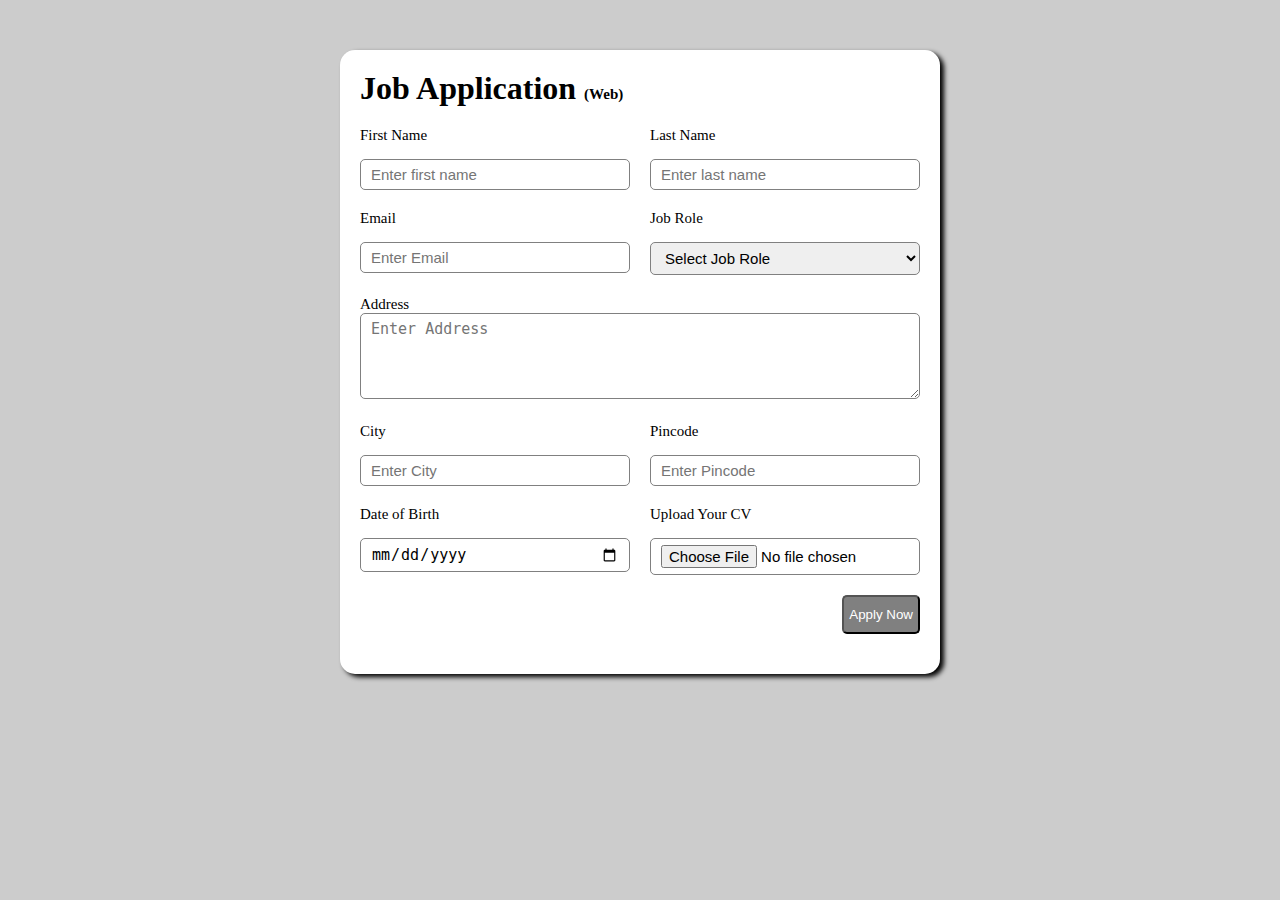
<file: project2/index.html>
<!DOCTYPE html>
<html lang="en">
<head>
    <meta charset="UTF-8">
    <meta http-equiv="X-UA-Compatible" content="IE=edge">
    <meta name="viewport" content="width=device-width, initial-scale=1.0">
    <title>Job Application Form</title>
    <link rel="stylesheet" href="style.css">


</head>
<body>
    <div class="container">
        <div class="apply_box">
           <h1>Job Application <span class="small">(Web)</span></h1>
           <form action="">
            <div class="form_container">
                <div class="formControl">
                    <label for="first_name">
                        First Name
                    </label>
                   <input id="first_name" name="first_name" placeholder="Enter first name">
                </div>
                <div class="formControl">
                    <label for="last_name">
                        Last Name
                    </label>
                   <input id="last_name" name="last_name" placeholder="Enter last name">
                </div>
                <div class="formControl">
                    <label for="Email">
                        Email
                    </label>
                   <input type="email" id="Email" name="Email" placeholder="Enter Email">
                </div>
                <div class="formControl">
                    <label for="Job Role">
                        Job Role
                    </label>
                    <select name="Job Role" id="Job Role">
                        <option value="">Select Job Role</option>
                        <option value="Frontend">Frontend Developer</option>
                        <option value="Backend">Backend Developer</option>
                        <option value="Full_stack">Full Stack Developer</option>
                        <option value="ui_ux">UI UX Designer</option>
                    </select>
                </div>
                <div class="textareaControl">
                    <label for="Address">
                       Address
                    </label>
                    <textarea name="Address" id="address" cols="50" rows="4" placeholder="Enter Address"></textarea>
                </div>
                <div class="formControl">
                    <label for="city">
                        City
                    </label>
                   <input id="city" name="city" placeholder="Enter City">
                </div>
                <div class="formControl">
                    <label for="Pincode">
                      Pincode
                    </label>
                   <input type="number" id="Pincode" name="Pincode" placeholder="Enter Pincode">
                </div>
                <div class="formControl">
                    <label for="Date of Birth">
                        Date of Birth
                    </label>
                   <input type="date" id="Date of Birth" name="Date of Birth" placeholder="Enter Date of Birth">
                </div>
                <div class="formControl">
                    <label for="Your CV">
                       Upload Your CV
                    </label>
                   <input type="file" id="Your CV" name="Your CV">
                </div>
                </div>
                <div class="button_container">
                    <button type="submit">Apply Now</button>
                </div>
           </form>
        </div>
    </div>
</body>
</html>
</file>
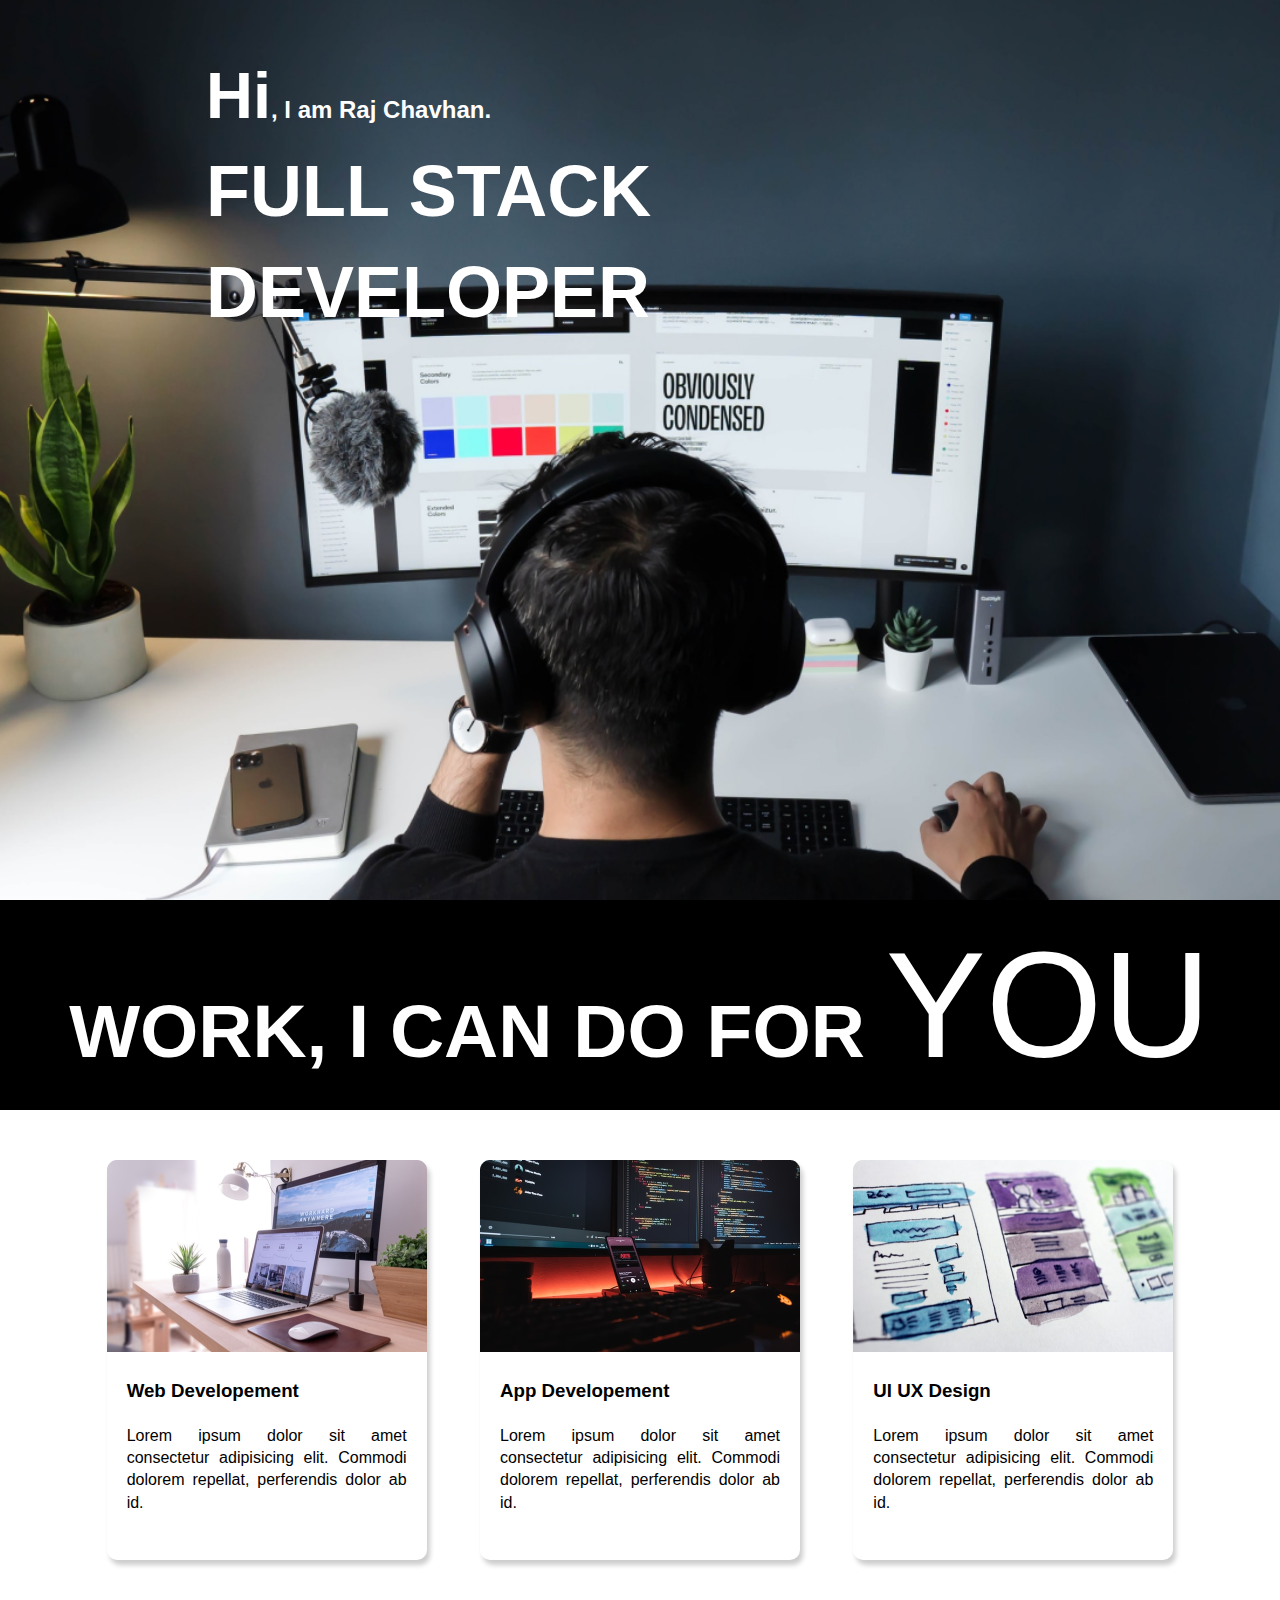
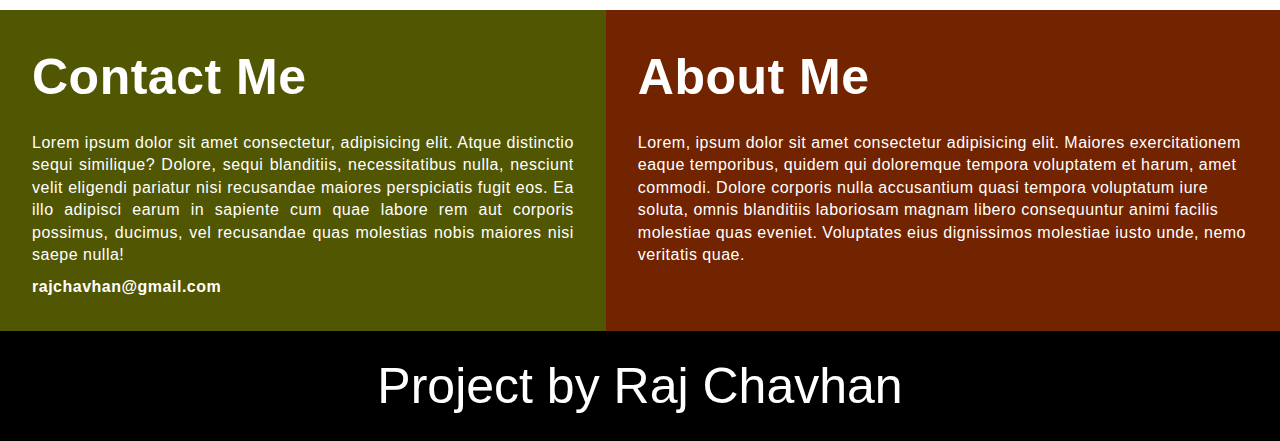
<file: project4/index.html>
<!DOCTYPE html>
<html lang="en">
<head>
    <meta charset="UTF-8">
    <meta http-equiv="X-UA-Compatible" content="IE=edge">
    <meta name="viewport" content="width=device-width, initial-scale=1.0">
    <title>Developer landing page</title>
    <link rel="stylesheet" href="style.css">
</head>
<body>
    <section class="hero_section">
        <div class="text_container">
            <h2><span class="lgtext">Hi</span>, I am Raj Chavhan.</h2>
            <h1>FULL STACK DEVELOPER</h1>
        </div>
    </section>
    <section class="blackbox">
        <h2>WORK, I CAN DO FOR <span class="Big">YOU</span></h2>
    </section>
    <section class="work">
        <div class="grid1">
            <div class="card">
                <div class="image_container">
                    <img src="images/web.png" alt="Web Developement">
                </div>
                <div class="card_content">
                    <h3>Web Developement</h3>
                    <p>Lorem ipsum dolor sit amet consectetur adipisicing elit. Commodi dolorem repellat, perferendis dolor ab id.</p>
                </div>
            </div>
        </div>
        <div class="grid1">
            <div class="card">
                <div class="image_container">
                    <img src="images/mobile.png" alt="App Developement">
                </div>
                <div class="card_content">
                    <h3>App Developement</h3>
                    <p>Lorem ipsum dolor sit amet consectetur adipisicing elit. Commodi dolorem repellat, perferendis dolor ab id.</p>
                </div>
            </div>
        </div>
<div class="grid1">
    <div class="card">
        <div class="image_container">
            <img src="images/uiux.png" alt="UI UX Design">
        </div> 
        <div class="card_content">
            <h3>UI UX Design</h3>
            <p>Lorem ipsum dolor sit amet consectetur adipisicing elit. Commodi dolorem repellat, perferendis dolor ab id.</p>
        </div>
    </div>
</div>
    </section>
    <section class="bottum_section">
        <div class="cantact">
            <h2>Contact Me</h2>
            <p>Lorem ipsum dolor sit amet consectetur, adipisicing elit. Atque distinctio sequi similique? Dolore, sequi blanditiis, necessitatibus nulla, nesciunt velit eligendi pariatur nisi recusandae maiores perspiciatis fugit eos. Ea illo adipisci earum in sapiente cum quae labore rem aut corporis possimus, ducimus, vel recusandae quas molestias nobis maiores nisi saepe nulla!</p>
            <h4>rajchavhan@gmail.com</h4>
        </div>
        <div class="about">
            <h2>About Me</h2>
            <p>Lorem, ipsum dolor sit amet consectetur adipisicing elit. Maiores exercitationem eaque temporibus, quidem qui doloremque tempora voluptatem et harum, amet commodi. Dolore corporis nulla accusantium quasi tempora voluptatum iure soluta, omnis blanditiis laboriosam magnam libero consequuntur animi facilis molestiae quas eveniet. Voluptates eius dignissimos molestiae iusto unde, nemo veritatis quae.</p>
        </div>
    </section>
    <footer>
        <div class="foot">
            <p>Project by Raj Chavhan</p>
        </div>
    </footer>
</body>
</html>
</file>
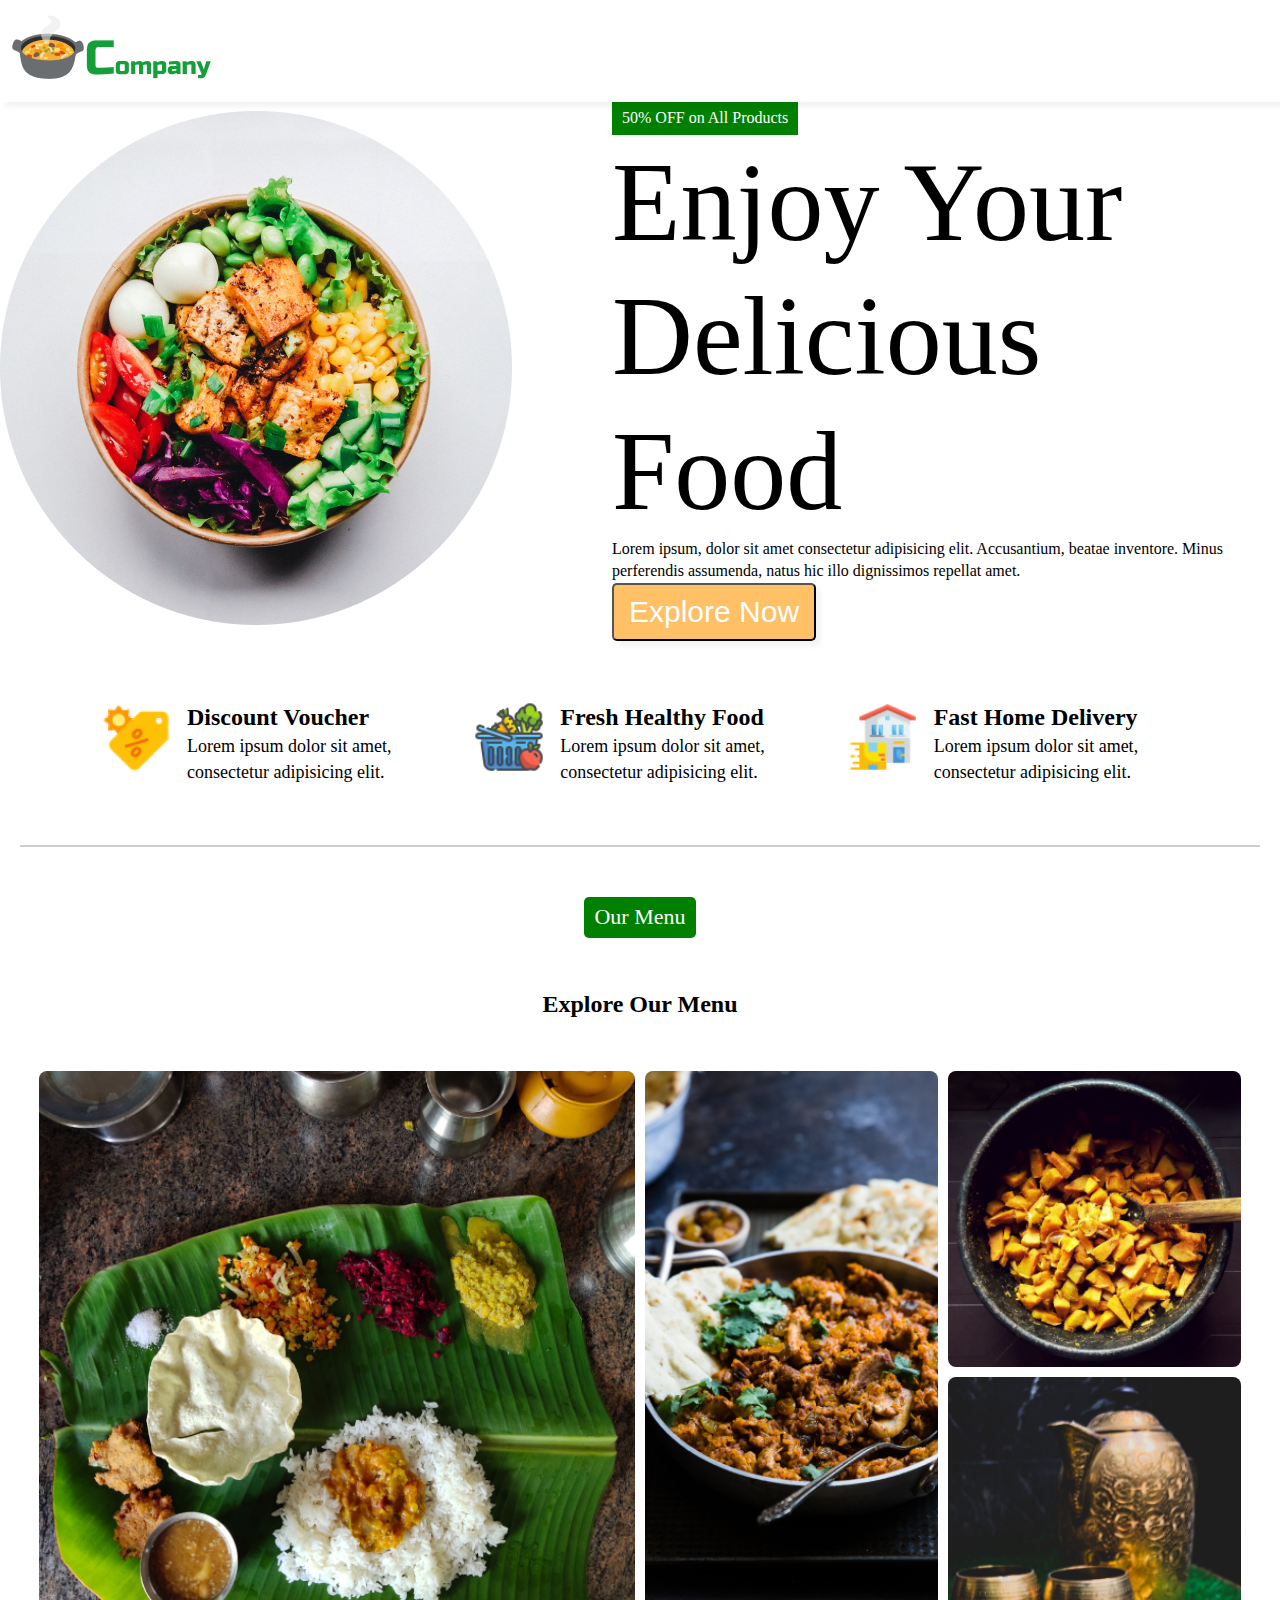
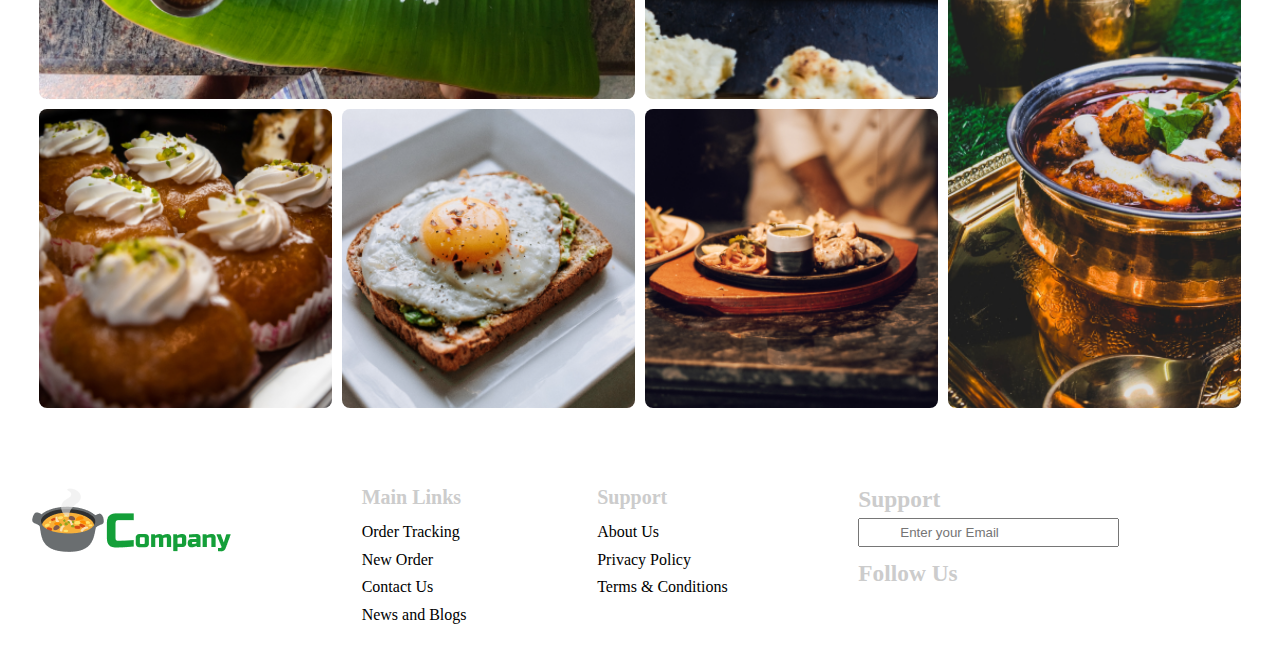
<file: project5/index.html>
<!DOCTYPE html>
<html lang="en">
<head>
    <meta charset="UTF-8">
    <meta http-equiv="X-UA-Compatible" content="IE=edge">
    <meta name="viewport" content="width=device-width, initial-scale=1.0">
    <title>Food Company</title>
    <link rel="stylesheet" href="style.css">
</head>
<body>
    <div class="nav">
        <header>
            <img src="images/logo.png" alt="Logo">
        </header>
    </div>
    <div class="container">
        <div class="hero">
            <div class="hero_image">
                <img src="images/hero_image.png" alt="Hero">
            </div>
            <div class="hero_content">
                <div class="tag">50% OFF on All Products</div>
                <h1>Enjoy Your Delicious Food</h1>
                <p>Lorem ipsum, dolor sit amet consectetur adipisicing elit. Accusantium, beatae inventore. Minus perferendis assumenda, natus hic illo dignissimos repellat amet.</p>
                <div class="explore">
                    <button class="explore">Explore Now</button>
                </div>
            </div>
            
        </div>
    </div>
   <div class="information">
    <section class="info">
        <div class="icon">
            <img src="images/discount.png" alt="discount">
        </div>
        <div class="icon_info">
            <h2>Discount Voucher</h2>
            <p>Lorem ipsum dolor sit amet, consectetur adipisicing elit.</p>
        </div>
    </section>
    <section class="info">
        <div class="icon">
            <img src="images/fresh.png" alt="fresh">
        </div>
        <div class="icon_info">
            <h2>Fresh Healthy Food</h2>
            <p>Lorem ipsum dolor sit amet, consectetur adipisicing elit.</p>
        </div>
    </section>
    <section class="info">
        <div class="icon">
            <img src="images/delivery.png" alt="delivery">
        </div>
        <div class="icon_info">
            <h2>Fast Home Delivery</h2>
            <p>Lorem ipsum dolor sit amet, consectetur adipisicing elit.</p>
        </div>
    </section>
   </div>
    <section class="divider"></section>
    <div class="our_menu">
        <div class="tag1">Our Menu</div>
        <h2>Explore Our Menu</h2>

        <div class="grid">
            <div class="item1">
                <img class="grid_img" src="images/grid_image1.png" alt="img1">
            </div>
            <div class="item2">
                <img class="grid_img" src="images/grid_image2.png" alt="img2">
            </div>
            <div class="item3">
                <img class="grid_img" src="images/grid_image3.png" alt="img3">
            </div>
            <div class="item4">
                <img class="grid_img" src="images/grid_image4.png" alt="img4">
            </div>
            <div class="item5">
                <img  class="grid_img" src="images/grid_image5.png" alt="img5">
            </div>
            <div class="item6">
                <img class="grid_img" src="images/grid_image6.png" alt="img6">
            </div>
            <div class="item7">
                <img class="grid_img" src="images/grid_image7.png" alt="img7">
            </div>
        </div>
    </div>
    <footer>
        <div class="footer_container container">
            <div class="footer_logo">
                <img src="images/logo.png" alt="logo">
            </div>
            <div class="link_lists">
                <h3>Main Links</h3>
                <ul>
                    <li>Order Tracking</li>
                    <li>New Order</li>
                    <li>Contact Us</li>
                    <li>News and Blogs</li>
                </ul>
            </div>
            <div class="link_lists">
                <h3>Support</h3>
                <ul>
                    <li>About Us</li>
                    <li>Privacy Policy</li>
                    <li>Terms & Conditions</li>
                </ul>
            </div>
            <div class="Newsletter">
                <h3>Support</h3>
                <input type="email" placeholder="Enter your Email">
                <h3>Follow Us</h3>
            </div>
            <div class="icon_container">
                <div class="icon2">
                    <i class="fa fa-facebook"></i>
                </div>
            </div>
        </div>
    </footer>
</body>
</html>
</file>
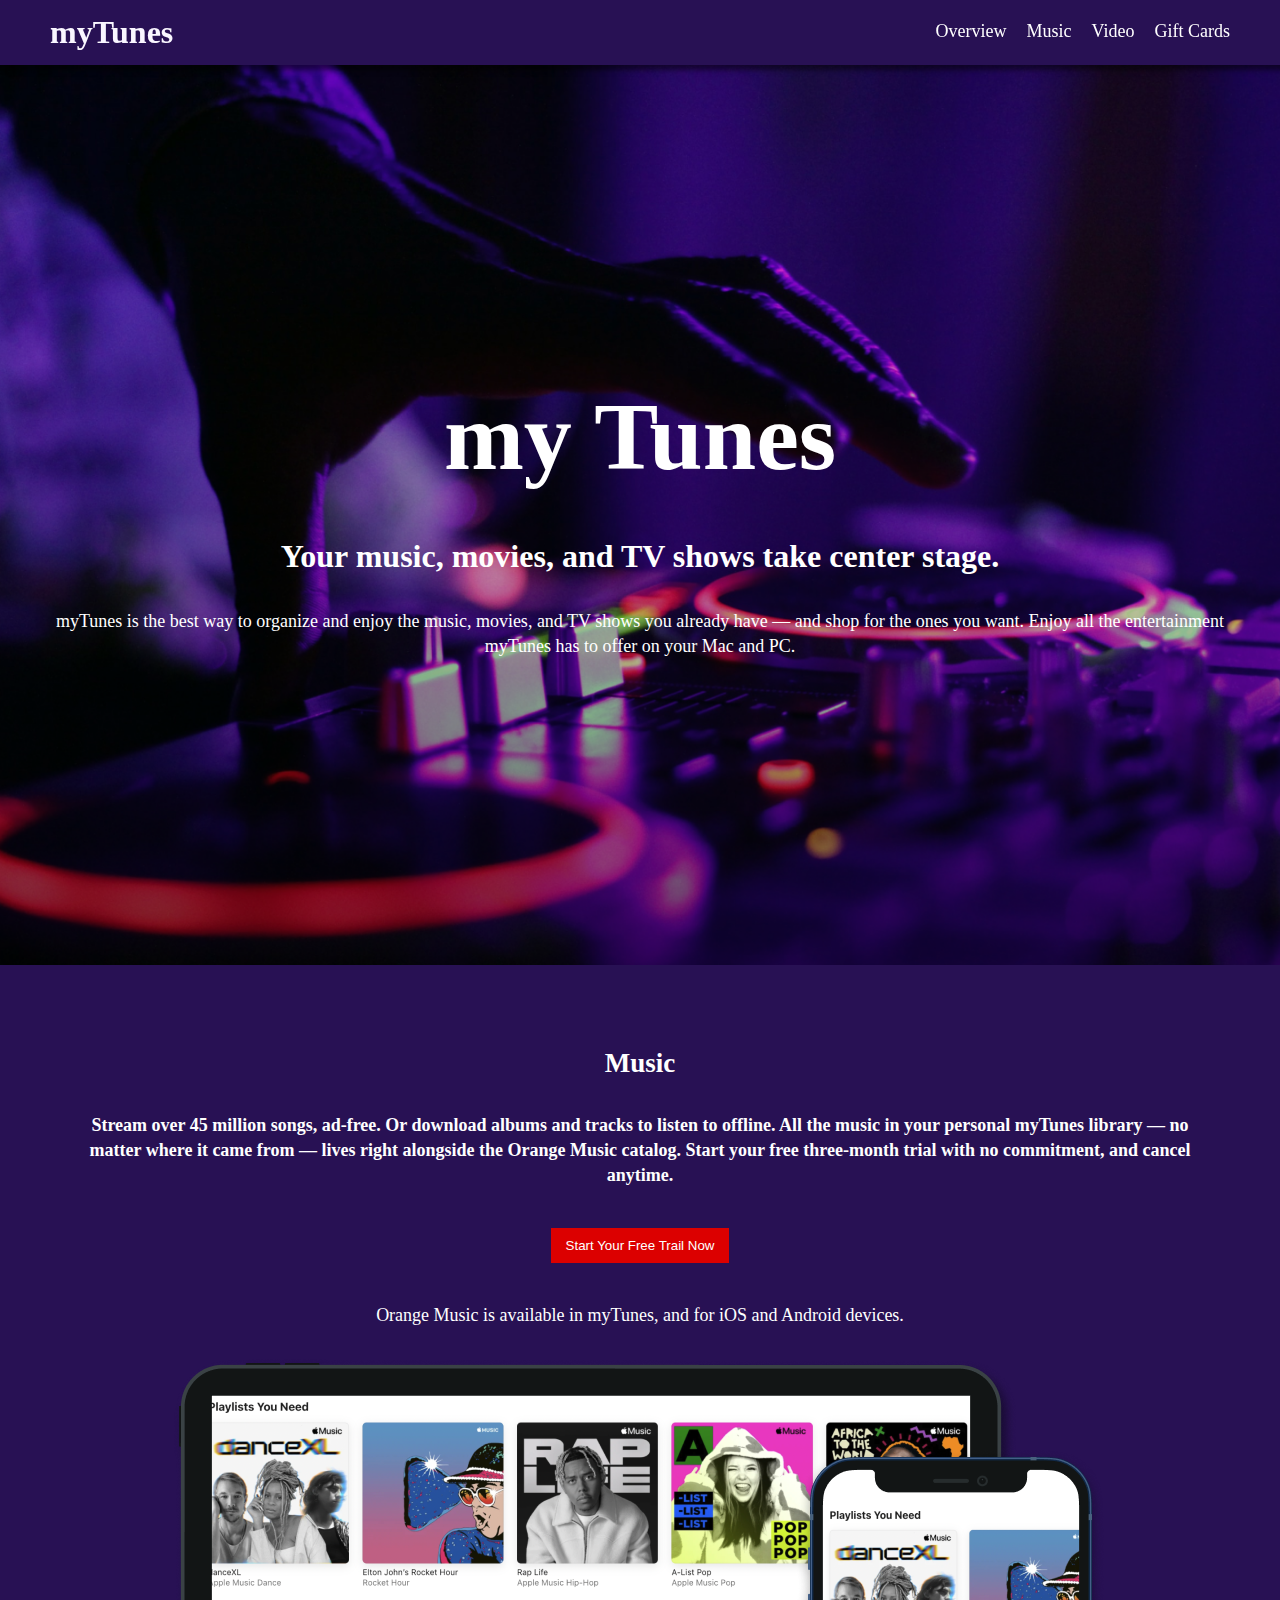
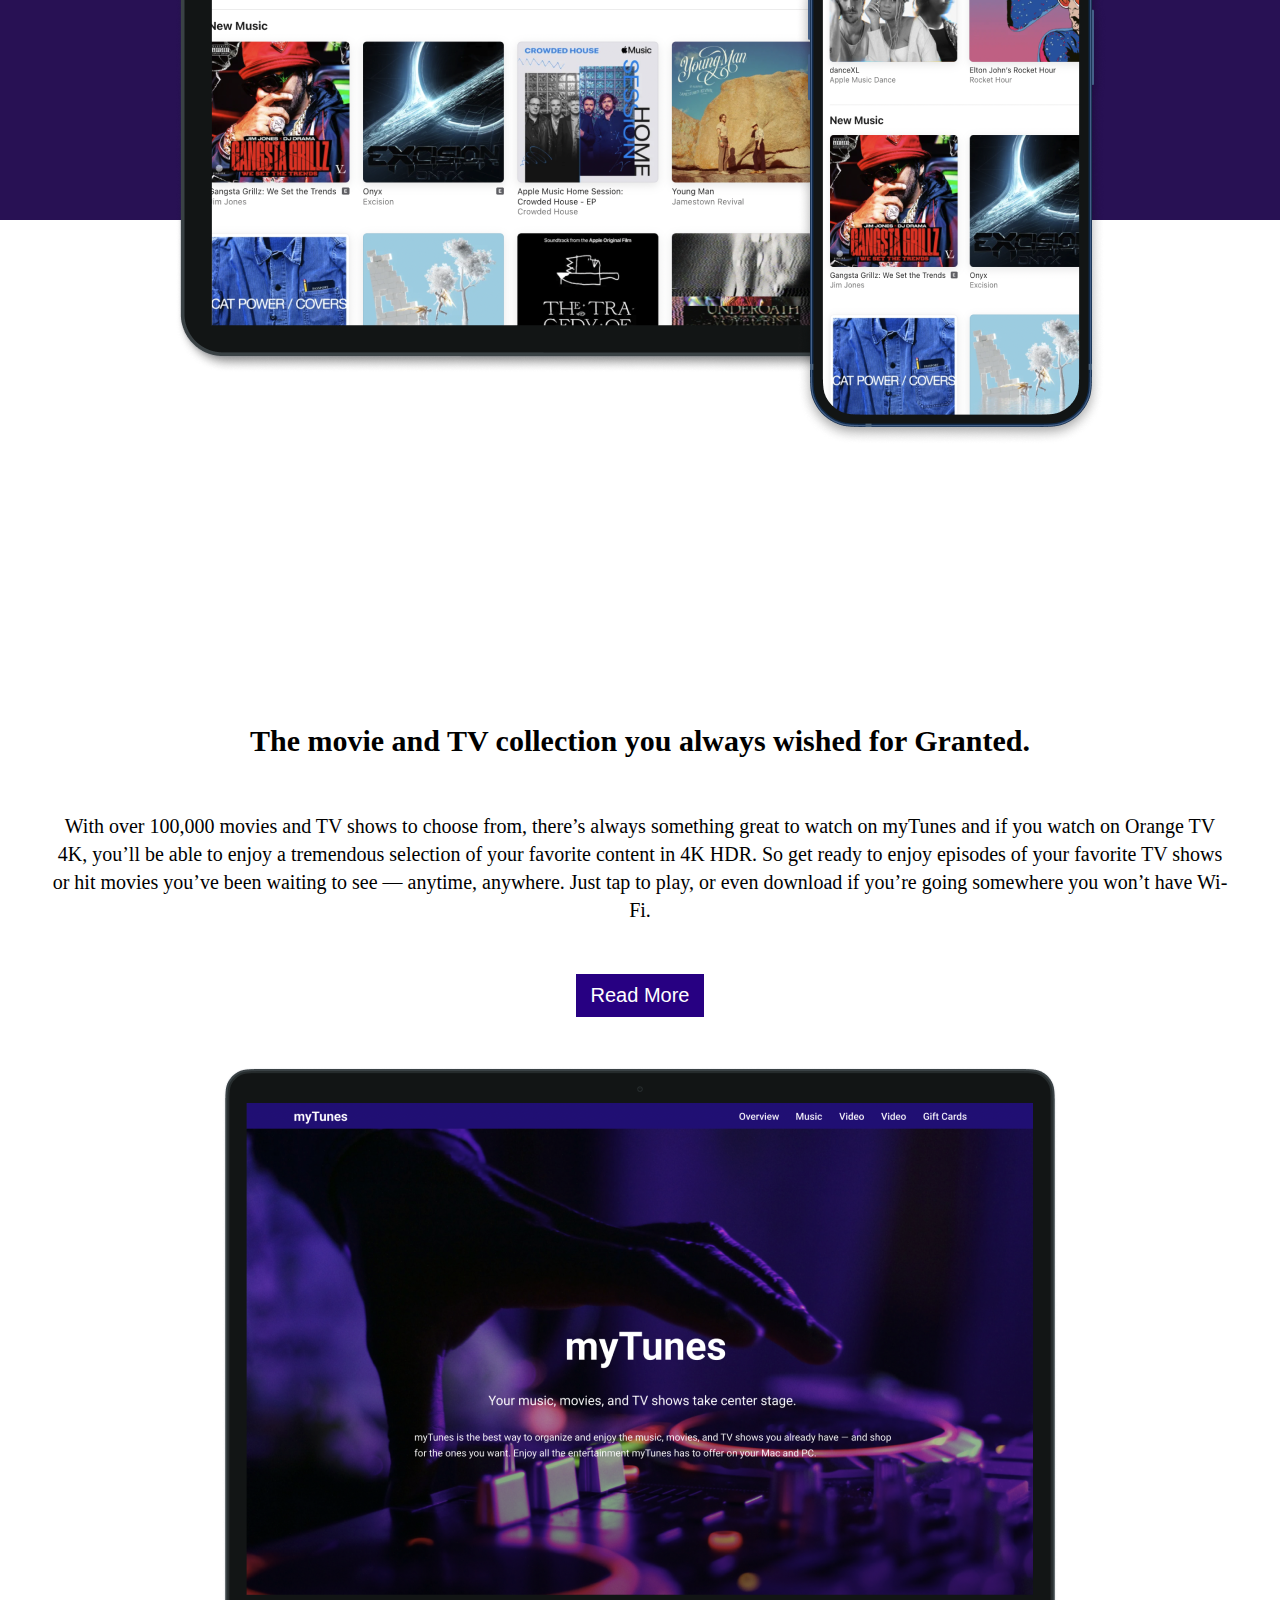
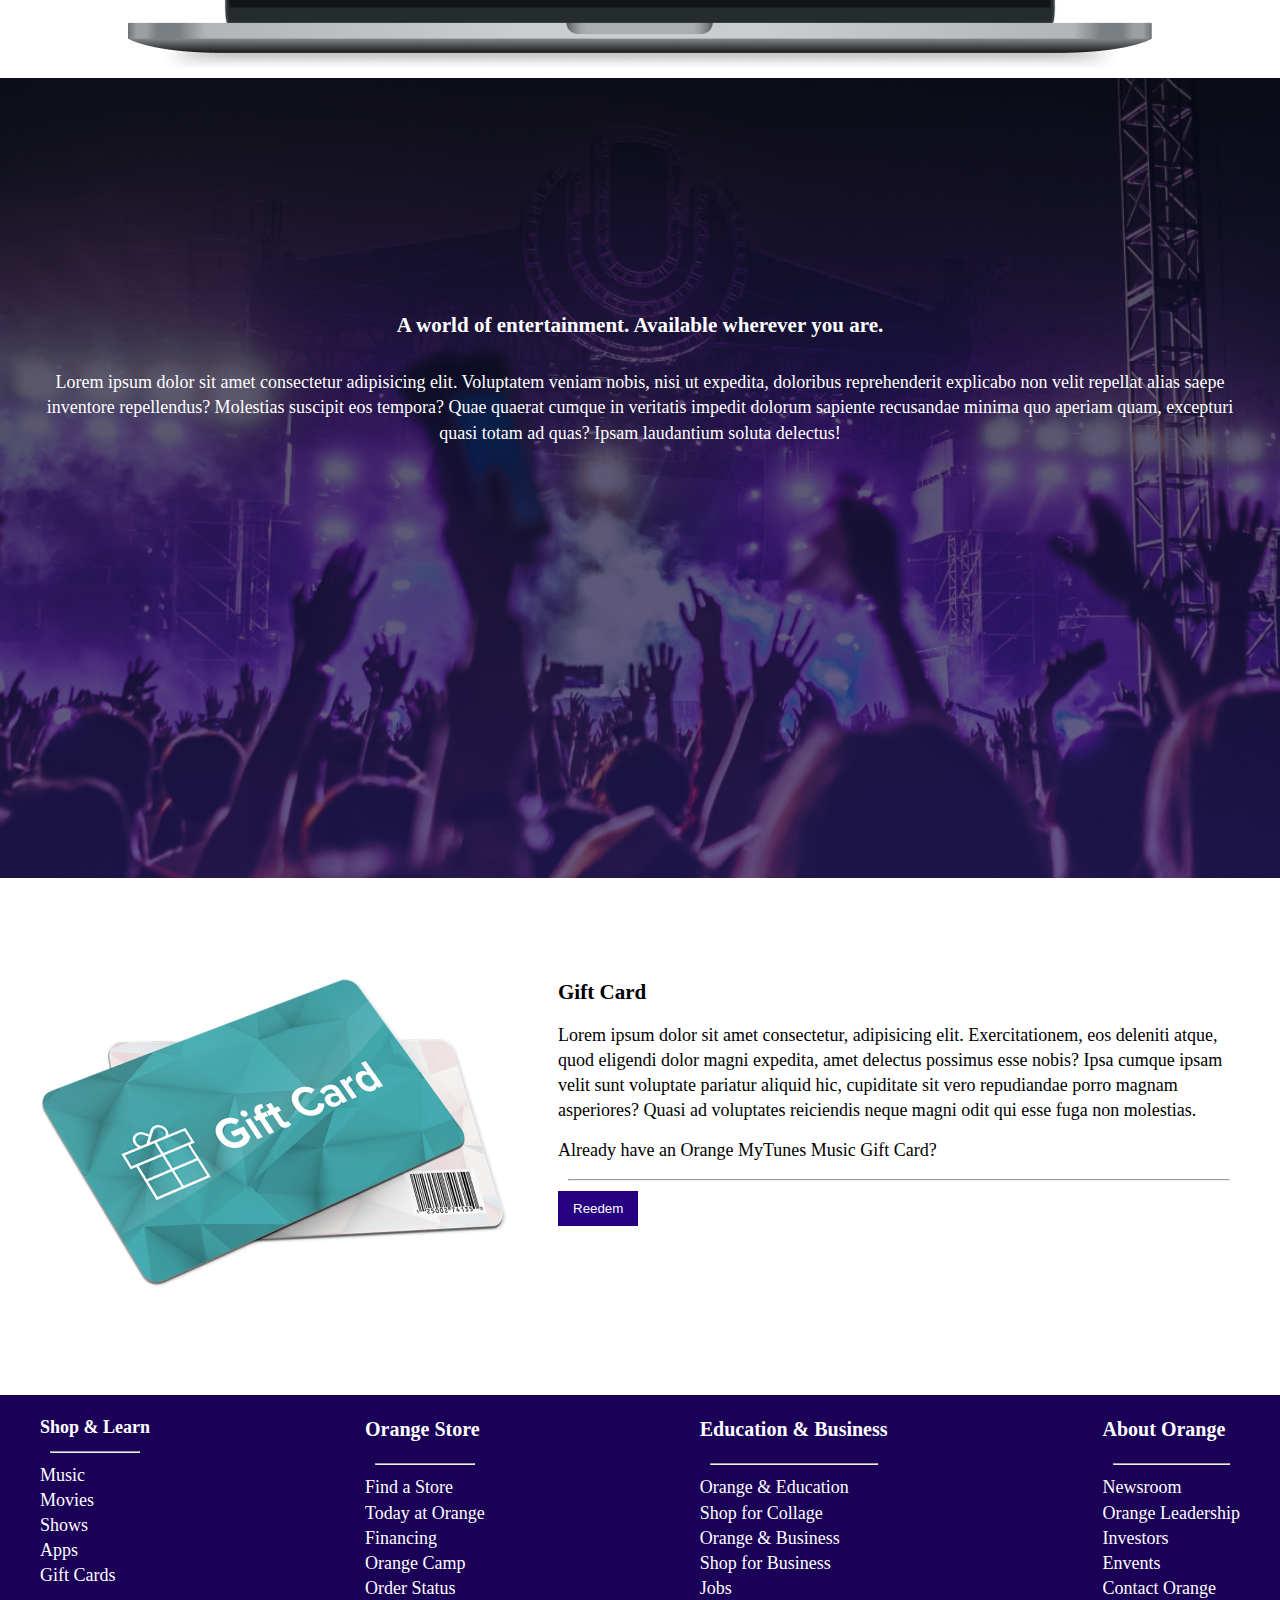
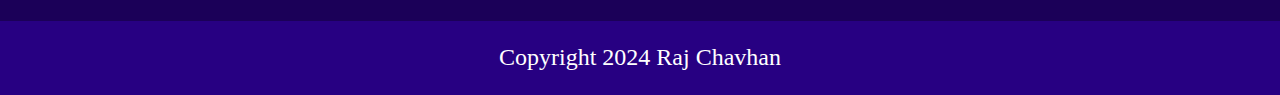
<file: project6/index.html>
<!DOCTYPE html>
<html lang="en">
<head>
    <meta charset="UTF-8">
    <meta http-equiv="X-UA-Compatible" content="IE=edge">
    <meta name="viewport" content="width=device-width, initial-scale=1.0">
    <title>Music Website</title>
    <link rel="stylesheet" href="style.css">
</head>
<body>
    <header>
        <nav class="container">
            <div class="logo">myTunes</div>
            <ul>
                <a href="#hero">
                    <li>Overview</li>
                </a> 
                <a href="#music">
                    <li>Music</li>
                </a>
                <a href="#video">
                    <li>Video</li>
                </a>
                <a href="#gift">
                    <li>Gift Cards</li>
                </a>
            </ul>
        </nav>
    </header>
    <main>
        <section class="Hero_section" id="hero">
            <div class="container">
                <h1>my Tunes</h1>
                <h3> Your music, movies, and TV shows take center stage. </h3>
                <p>myTunes is the best way to organize and enjoy the music, movies, and
                    TV shows you already have — and shop for the ones you want. Enjoy
                    all the entertainment myTunes has to offer on your Mac and PC.</p>
            </div>
        </section>
        <section class="music_section" id="music">
            <div class="container">
                <h2>
                    Music
                </h2>
                <h4> Stream over 45 million songs, ad-free. Or download albums and tracks
                    to listen to offline. All the music in your personal myTunes library
                    — no matter where it came from — lives right alongside the Orange
                    Music catalog. Start your free three-month trial with no commitment,
                    and cancel anytime.</h4>
                    <button class="primary_but">Start Your Free Trail Now</button>
                    <p>   Orange Music is available in myTunes, and for iOS and Android
                        devices.</p>
                    <div class="ipad">
                        <img src="images/ipad-iphone.png" alt="ipad-iphone">
                    </div>
            </div>
        </section>
        <section class="about_music">
            <h3>The movie and TV collection you always wished for Granted.</h3>
            <p>
                With over 100,000 movies and TV shows to choose from, there’s always
                something great to watch on myTunes and if you watch on Orange TV 4K,
                you’ll be able to enjoy a tremendous selection of your favorite
                content in 4K HDR. So get ready to enjoy episodes of your favorite TV
                shows or hit movies you’ve been waiting to see — anytime, anywhere.
                Just tap to play, or even download if you’re going somewhere you won’t
                have Wi-Fi.
              </p>
              <button class="secondary_but">
                Read More
              </button>
              <div class="mac_image">
                <img src="images/mac.png" alt="mac">
              </div>
        </section>
        <section class="video_section" id="video">
            <div class="container">
                <h3>A world of entertainment. Available wherever you are.</h3>
                <p>
                    Lorem ipsum dolor sit amet consectetur adipisicing elit. Voluptatem
                    veniam nobis, nisi ut expedita, doloribus reprehenderit explicabo
                    non velit repellat alias saepe inventore repellendus? Molestias
                    suscipit eos tempora? Quae quaerat cumque in veritatis impedit
                    dolorum sapiente recusandae minima quo aperiam quam, excepturi quasi
                    totam ad quas? Ipsam laudantium soluta delectus!
                  </p>
            </div>
        </section>
        <div class="container">
            <section class="gift_card ">
                <div class="container" id="gift">
                    <img src="images/gift_card.png" alt="gift_card">
    
                </div>
                    <div class="gift_content">
                        <h3>Gift Card</h3>
                        <p>Lorem ipsum dolor sit amet consectetur, adipisicing elit. Exercitationem, eos deleniti atque, quod eligendi dolor magni expedita, amet delectus possimus esse nobis? Ipsa cumque ipsam velit sunt voluptate pariatur aliquid hic, cupiditate sit vero repudiandae porro magnam asperiores? Quasi ad voluptates reiciendis neque magni odit qui esse fuga non molestias.</p>
                    <p>Already have an Orange MyTunes Music Gift Card?</p>
                    <hr>
                    <div>
                        <button class="secondary_but">Reedem</button>
                    </div>
                    </div>
            </section>
        </div>
    </main>
    <footer>
        <section class="upper">
            <div class="container">
                <div class="footerlinks">
                    <h4>Shop & Learn</h4>
                    <hr>
                    <ul>
                      <li>Music</li>
                      <li>Movies</li>
                      <li>Shows</li>
                      <li>Apps</li>
                      <li>Gift Cards</li>
                    </ul>
                  </div>
                  <div class="footer-links">
                    <h4>Orange Store</h4>
                    <hr>
                    <ul>
                      <li>Find a Store</li>
                      <li>Today at Orange</li>
                      <li>Financing</li>
                      <li>Orange Camp</li>
                      <li>Order Status</li>
                    </ul>
                  </div>
                  <div class="footer-links">
                    <h4>Education & Business</h4>
                    <hr>
                    <ul>
                      <li>Orange & Education</li>
                      <li>Shop for Collage</li>
                      <li>Orange & Business</li>
                      <li>Shop for Business</li>
                      <li>Jobs</li>
                    </ul>
                  </div>
                  <div class="footer-links">
                    <h4>About Orange</h4>
                    <hr>
                    <ul>
                      <li>Newsroom</li>
                      <li>Orange Leadership</li>
                      <li>Investors</li>
                      <li>Envents</li>
                      <li>Contact Orange</li>
                    </ul>
                </div>
            </div>  
        </section>
        <section class="lower">
            <div class="footer-lower">
                <p>Copyright 2024 Raj Chavhan</p>
            </div>
        </section>
    </footer>
</body>
</html>
</file>
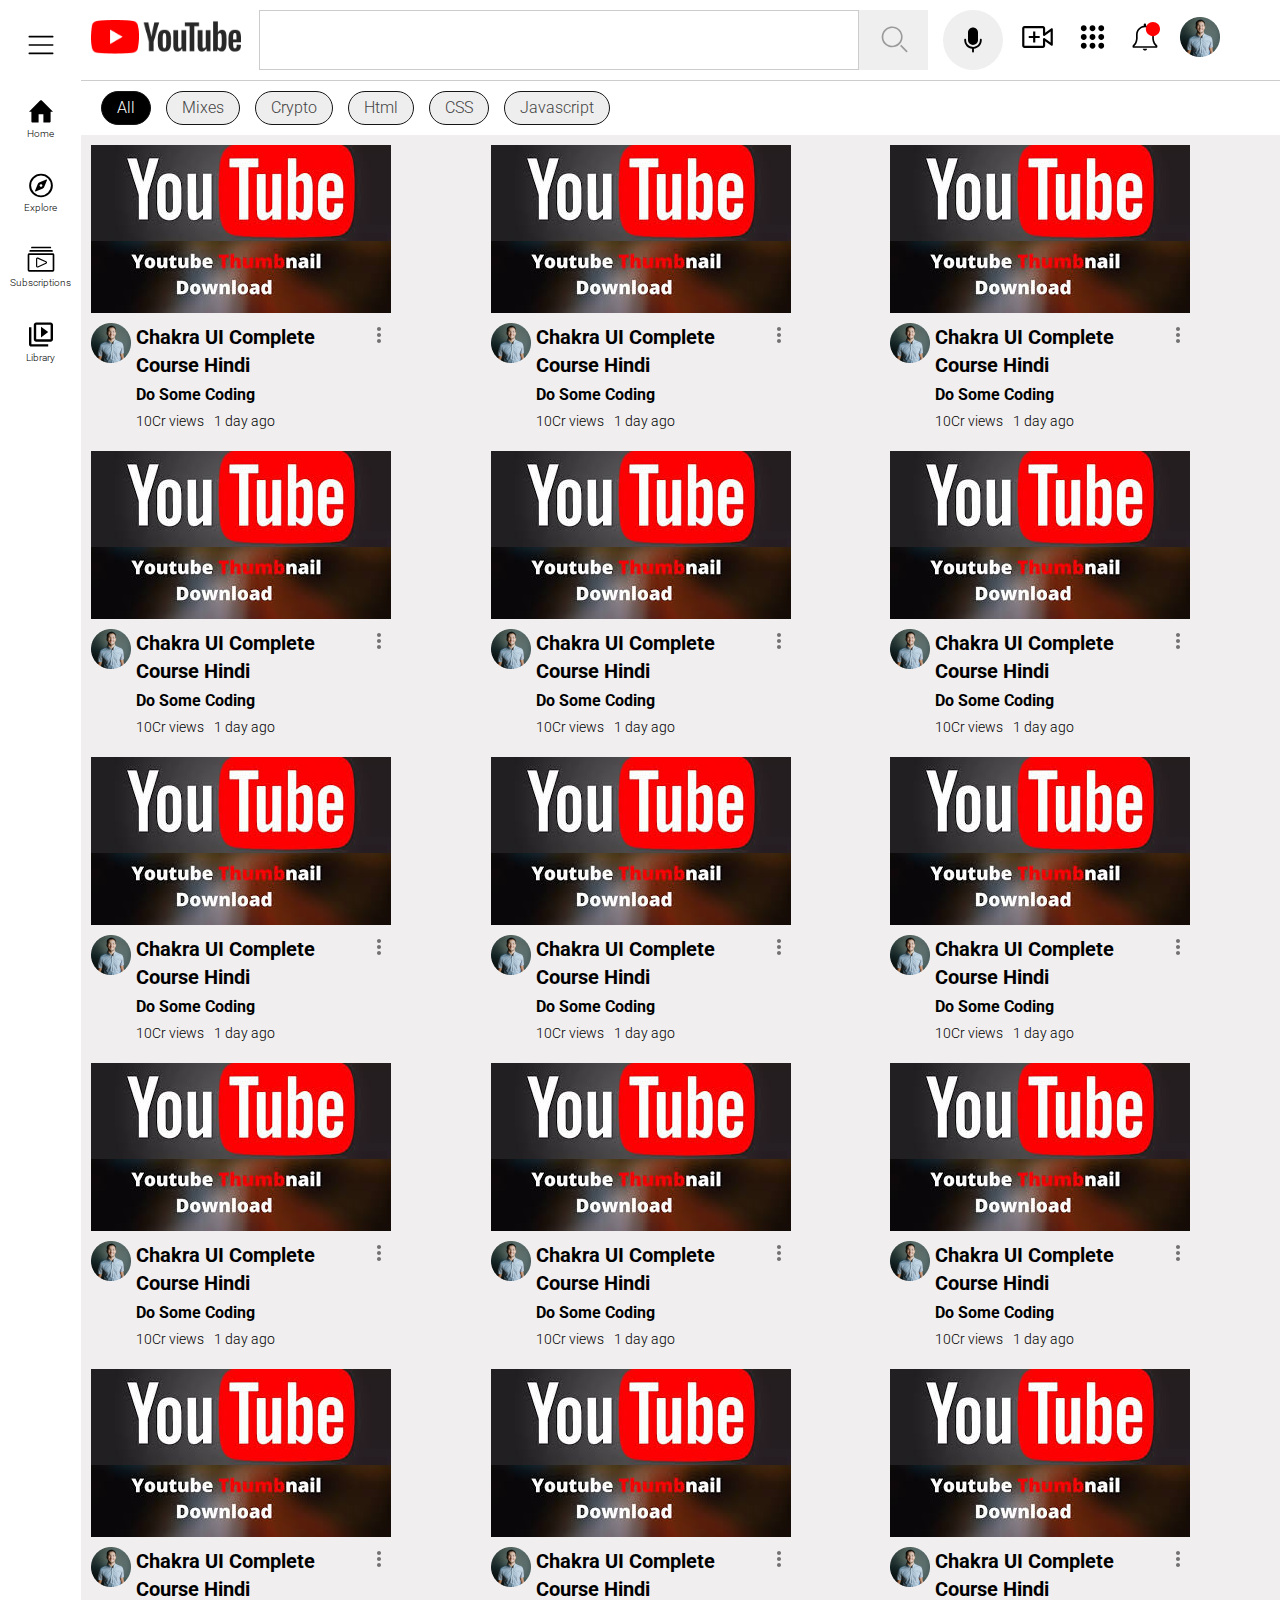
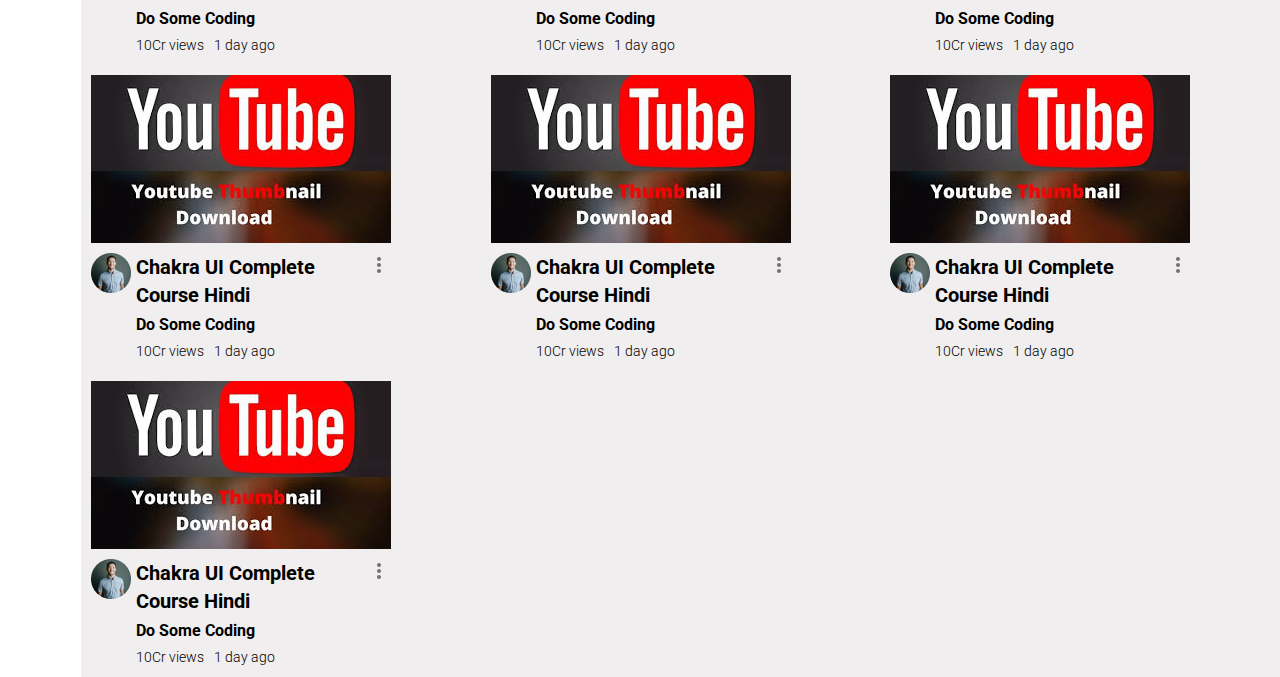
<file: project7/index.html>
<!DOCTYPE html>
<html lang="en">
  <head>
    <meta charset="UTF-8" />
    <meta http-equiv="X-UA-Compatible" content="IE=edge" />
    <meta name="viewport" content="width=device-width, initial-scale=1.0" />
    <title>Youtube Clone</title>
    <link rel="stylesheet" href="style.css" />
  </head>
  <body>
    <div class="container">
      <aside>
        <div class="bars">
          <img src="icons/bars.svg" alt="bars" />
        </div>

        <div class="side-icons">
          <i>
            <img src="icons/home.svg" alt="home" />
          </i>
          <p>Home</p>
        </div>
        <div class="side-icons">
          <i>
            <img src="icons/compass.svg" alt="explore" />
          </i>
          <p>Explore</p>
        </div>
        <div class="side-icons">
          <i>
            <img src="icons/video-gallary.svg" alt="gallary" />
          </i>
          <p>Subscriptions</p>
        </div>
        <div class="side-icons">
          <i>
            <img src="icons/video-library.svg" alt="library" />
          </i>
          <p>Library</p>
        </div>
      </aside>
      <div class="main-container">
        <header>
          <nav>
            <div class="logo">
              <img src="images/youtube-logo.png" alt="Youtube Logo" />
            </div>
            <div class="center-nav">
              <div class="search">
                <input type="text" />
                <button>
                  <img src="icons/search.svg" alt="search" />
                </button>
              </div>
              <div class="mic">
                <img src="icons/mic.svg" alt="mic" />
              </div>
            </div>
            <div class="side-nav">
              <i>
                <img src="icons/video-add.svg" alt="video add" />
              </i>
              <i>
                <img src="icons/dot-grid.svg" alt="grid" />
              </i>
              <i>
                <img src="icons/bell.svg" alt="bell" />
              </i>
              <i>
                <img src="images/avatar.png" alt="avatar" />
              </i>
            </div>
          </nav>
          <div class="tags">
            <div class="tag dark">All</div>
            <div class="tag light">Mixes</div>
            <div class="tag light">Crypto</div>
            <div class="tag light">Html</div>
            <div class="tag light">CSS</div>
            <div class="tag light">Javascript</div>
          </div>
        </header>
        <main>
          <div class="card-container">
            <div class="card">
              <img src="images/thumbnail.jpeg" alt="thumbnail" />
              <div class="avatar-content">
                <div class="avatar">
                  <img src="images/avatar.png" alt="avatar" />
                </div>

                <div class="content">
                  <h3>Chakra UI Complete Course Hindi</h3>
                  <p class="channel-name">Do Some Coding</p>
                  <div class="content-status">
                    <p>10Cr views</p>
                    <p>1 day ago</p>
                  </div>
                </div>
                <div class="dots">
                  <img src="icons/dots.svg" alt="dots" />
                </div>
              </div>
            </div>
            <div class="card">
               <img src="images/thumbnail.jpeg" alt="thumbnail" />
              <div class="avatar-content">
                <div class="avatar">
                  <img src="images/avatar.png" alt="avatar" />
                </div>

                <div class="content">
                  <h3>Chakra UI Complete Course Hindi</h3>
                  <p class="channel-name">Do Some Coding</p>
                  <div class="content-status">
                    <p>10Cr views</p>
                    <p>1 day ago</p>
                  </div>
                </div>
                <div class="dots">
                  <img src="icons/dots.svg" alt="dots" />
                </div>
              </div>
            </div>
            <div class="card">
               <img src="images/thumbnail.jpeg" alt="thumbnail" />
              <div class="avatar-content">
                <div class="avatar">
                  <img src="images/avatar.png" alt="avatar" />
                </div>

                <div class="content">
                  <h3>Chakra UI Complete Course Hindi</h3>
                  <p class="channel-name">Do Some Coding</p>
                  <div class="content-status">
                    <p>10Cr views</p>
                    <p>1 day ago</p>
                  </div>
                </div>
                <div class="dots">
                  <img src="icons/dots.svg" alt="dots" />
                </div>
              </div>
            </div>
            <div class="card">
               <img src="images/thumbnail.jpeg" alt="thumbnail" />
              <div class="avatar-content">
                <div class="avatar">
                  <img src="images/avatar.png" alt="avatar" />
                </div>

                <div class="content">
                  <h3>Chakra UI Complete Course Hindi</h3>
                  <p class="channel-name">Do Some Coding</p>
                  <div class="content-status">
                    <p>10Cr views</p>
                    <p>1 day ago</p>
                  </div>
                </div>
                <div class="dots">
                  <img src="icons/dots.svg" alt="dots" />
                </div>
              </div>
            </div>
            <div class="card">
               <img src="images/thumbnail.jpeg" alt="thumbnail" />
              <div class="avatar-content">
                <div class="avatar">
                  <img src="images/avatar.png" alt="avatar" />
                </div>

                <div class="content">
                  <h3>Chakra UI Complete Course Hindi</h3>
                  <p class="channel-name">Do Some Coding</p>
                  <div class="content-status">
                    <p>10Cr views</p>
                    <p>1 day ago</p>
                  </div>
                </div>
                <div class="dots">
                  <img src="icons/dots.svg" alt="dots" />
                </div>
              </div>
            </div>
            <div class="card">
               <img src="images/thumbnail.jpeg" alt="thumbnail" />
              <div class="avatar-content">
                <div class="avatar">
                  <img src="images/avatar.png" alt="avatar" />
                </div>

                <div class="content">
                  <h3>Chakra UI Complete Course Hindi</h3>
                  <p class="channel-name">Do Some Coding</p>
                  <div class="content-status">
                    <p>10Cr views</p>
                    <p>1 day ago</p>
                  </div>
                </div>
                <div class="dots">
                  <img src="icons/dots.svg" alt="dots" />
                </div>
              </div>
            </div>
            <div class="card">
               <img src="images/thumbnail.jpeg" alt="thumbnail" />
              <div class="avatar-content">
                <div class="avatar">
                  <img src="images/avatar.png" alt="avatar" />
                </div>

                <div class="content">
                  <h3>Chakra UI Complete Course Hindi</h3>
                  <p class="channel-name">Do Some Coding</p>
                  <div class="content-status">
                    <p>10Cr views</p>
                    <p>1 day ago</p>
                  </div>
                </div>
                <div class="dots">
                  <img src="icons/dots.svg" alt="dots" />
                </div>
              </div>
            </div>
            <div class="card">
               <img src="images/thumbnail.jpeg" alt="thumbnail" />
              <div class="avatar-content">
                <div class="avatar">
                  <img src="images/avatar.png" alt="avatar" />
                </div>

                <div class="content">
                  <h3>Chakra UI Complete Course Hindi</h3>
                  <p class="channel-name">Do Some Coding</p>
                  <div class="content-status">
                    <p>10Cr views</p>
                    <p>1 day ago</p>
                  </div>
                </div>
                <div class="dots">
                  <img src="icons/dots.svg" alt="dots" />
                </div>
              </div>
            </div>
            <div class="card">
               <img src="images/thumbnail.jpeg" alt="thumbnail" />
              <div class="avatar-content">
                <div class="avatar">
                  <img src="images/avatar.png" alt="avatar" />
                </div>

                <div class="content">
                  <h3>Chakra UI Complete Course Hindi</h3>
                  <p class="channel-name">Do Some Coding</p>
                  <div class="content-status">
                    <p>10Cr views</p>
                    <p>1 day ago</p>
                  </div>
                </div>
                <div class="dots">
                  <img src="icons/dots.svg" alt="dots" />
                </div>
              </div>
            </div>
            <div class="card">
               <img src="images/thumbnail.jpeg" alt="thumbnail" />
              <div class="avatar-content">
                <div class="avatar">
                  <img src="images/avatar.png" alt="avatar" />
                </div>

                <div class="content">
                  <h3>Chakra UI Complete Course Hindi</h3>
                  <p class="channel-name">Do Some Coding</p>
                  <div class="content-status">
                    <p>10Cr views</p>
                    <p>1 day ago</p>
                  </div>
                </div>
                <div class="dots">
                  <img src="icons/dots.svg" alt="dots" />
                </div>
              </div>
            </div>
            <div class="card">
               <img src="images/thumbnail.jpeg" alt="thumbnail" />
              <div class="avatar-content">
                <div class="avatar">
                  <img src="images/avatar.png" alt="avatar" />
                </div>

                <div class="content">
                  <h3>Chakra UI Complete Course Hindi</h3>
                  <p class="channel-name">Do Some Coding</p>
                  <div class="content-status">
                    <p>10Cr views</p>
                    <p>1 day ago</p>
                  </div>
                </div>
                <div class="dots">
                  <img src="icons/dots.svg" alt="dots" />
                </div>
              </div>
            </div>
            <div class="card">
               <img src="images/thumbnail.jpeg" alt="thumbnail" />
              <div class="avatar-content">
                <div class="avatar">
                  <img src="images/avatar.png" alt="avatar" />
                </div>

                <div class="content">
                  <h3>Chakra UI Complete Course Hindi</h3>
                  <p class="channel-name">Do Some Coding</p>
                  <div class="content-status">
                    <p>10Cr views</p>
                    <p>1 day ago</p>
                  </div>
                </div>
                <div class="dots">
                  <img src="icons/dots.svg" alt="dots" />
                </div>
              </div>
            </div>
            <div class="card">
               <img src="images/thumbnail.jpeg" alt="thumbnail" />
              <div class="avatar-content">
                <div class="avatar">
                  <img src="images/avatar.png" alt="avatar" />
                </div>

                <div class="content">
                  <h3>Chakra UI Complete Course Hindi</h3>
                  <p class="channel-name">Do Some Coding</p>
                  <div class="content-status">
                    <p>10Cr views</p>
                    <p>1 day ago</p>
                  </div>
                </div>
                <div class="dots">
                  <img src="icons/dots.svg" alt="dots" />
                </div>
              </div>
            </div>
            <div class="card">
               <img src="images/thumbnail.jpeg" alt="thumbnail" />
              <div class="avatar-content">
                <div class="avatar">
                  <img src="images/avatar.png" alt="avatar" />
                </div>

                <div class="content">
                  <h3>Chakra UI Complete Course Hindi</h3>
                  <p class="channel-name">Do Some Coding</p>
                  <div class="content-status">
                    <p>10Cr views</p>
                    <p>1 day ago</p>
                  </div>
                </div>
                <div class="dots">
                  <img src="icons/dots.svg" alt="dots" />
                </div>
              </div>
            </div>
            <div class="card">
               <img src="images/thumbnail.jpeg" alt="thumbnail" />
              <div class="avatar-content">
                <div class="avatar">
                  <img src="images/avatar.png" alt="avatar" />
                </div>

                <div class="content">
                  <h3>Chakra UI Complete Course Hindi</h3>
                  <p class="channel-name">Do Some Coding</p>
                  <div class="content-status">
                    <p>10Cr views</p>
                    <p>1 day ago</p>
                  </div>
                </div>
                <div class="dots">
                  <img src="icons/dots.svg" alt="dots" />
                </div>
              </div>
            </div>
            <div class="card">
               <img src="images/thumbnail.jpeg" alt="thumbnail" />
              <div class="avatar-content">
                <div class="avatar">
                  <img src="images/avatar.png" alt="avatar" />
                </div>

                <div class="content">
                  <h3>Chakra UI Complete Course Hindi</h3>
                  <p class="channel-name">Do Some Coding</p>
                  <div class="content-status">
                    <p>10Cr views</p>
                    <p>1 day ago</p>
                  </div>
                </div>
                <div class="dots">
                  <img src="icons/dots.svg" alt="dots" />
                </div>
              </div>
            </div>
            <div class="card">
               <img src="images/thumbnail.jpeg" alt="thumbnail" />
              <div class="avatar-content">
                <div class="avatar">
                  <img src="images/avatar.png" alt="avatar" />
                </div>

                <div class="content">
                  <h3>Chakra UI Complete Course Hindi</h3>
                  <p class="channel-name">Do Some Coding</p>
                  <div class="content-status">
                    <p>10Cr views</p>
                    <p>1 day ago</p>
                  </div>
                </div>
                <div class="dots">
                  <img src="icons/dots.svg" alt="dots" />
                </div>
              </div>
            </div>
            <div class="card">
               <img src="images/thumbnail.jpeg" alt="thumbnail" />
              <div class="avatar-content">
                <div class="avatar">
                  <img src="images/avatar.png" alt="avatar" />
                </div>

                <div class="content">
                  <h3>Chakra UI Complete Course Hindi</h3>
                  <p class="channel-name">Do Some Coding</p>
                  <div class="content-status">
                    <p>10Cr views</p>
                    <p>1 day ago</p>
                  </div>
                </div>
                <div class="dots">
                  <img src="icons/dots.svg" alt="dots" />
                </div>
              </div>
            </div>
            <div class="card">
               <img src="images/thumbnail.jpeg" alt="thumbnail" />
              <div class="avatar-content">
                <div class="avatar">
                  <img src="images/avatar.png" alt="avatar" />
                </div>

                <div class="content">
                  <h3>Chakra UI Complete Course Hindi</h3>
                  <p class="channel-name">Do Some Coding</p>
                  <div class="content-status">
                    <p>10Cr views</p>
                    <p>1 day ago</p>
                  </div>
                </div>
                <div class="dots">
                  <img src="icons/dots.svg" alt="dots" />
                </div>
              </div>
            </div>
          </div>
        </main>
      </div>
    </div>
  </body>
</html>
</file>
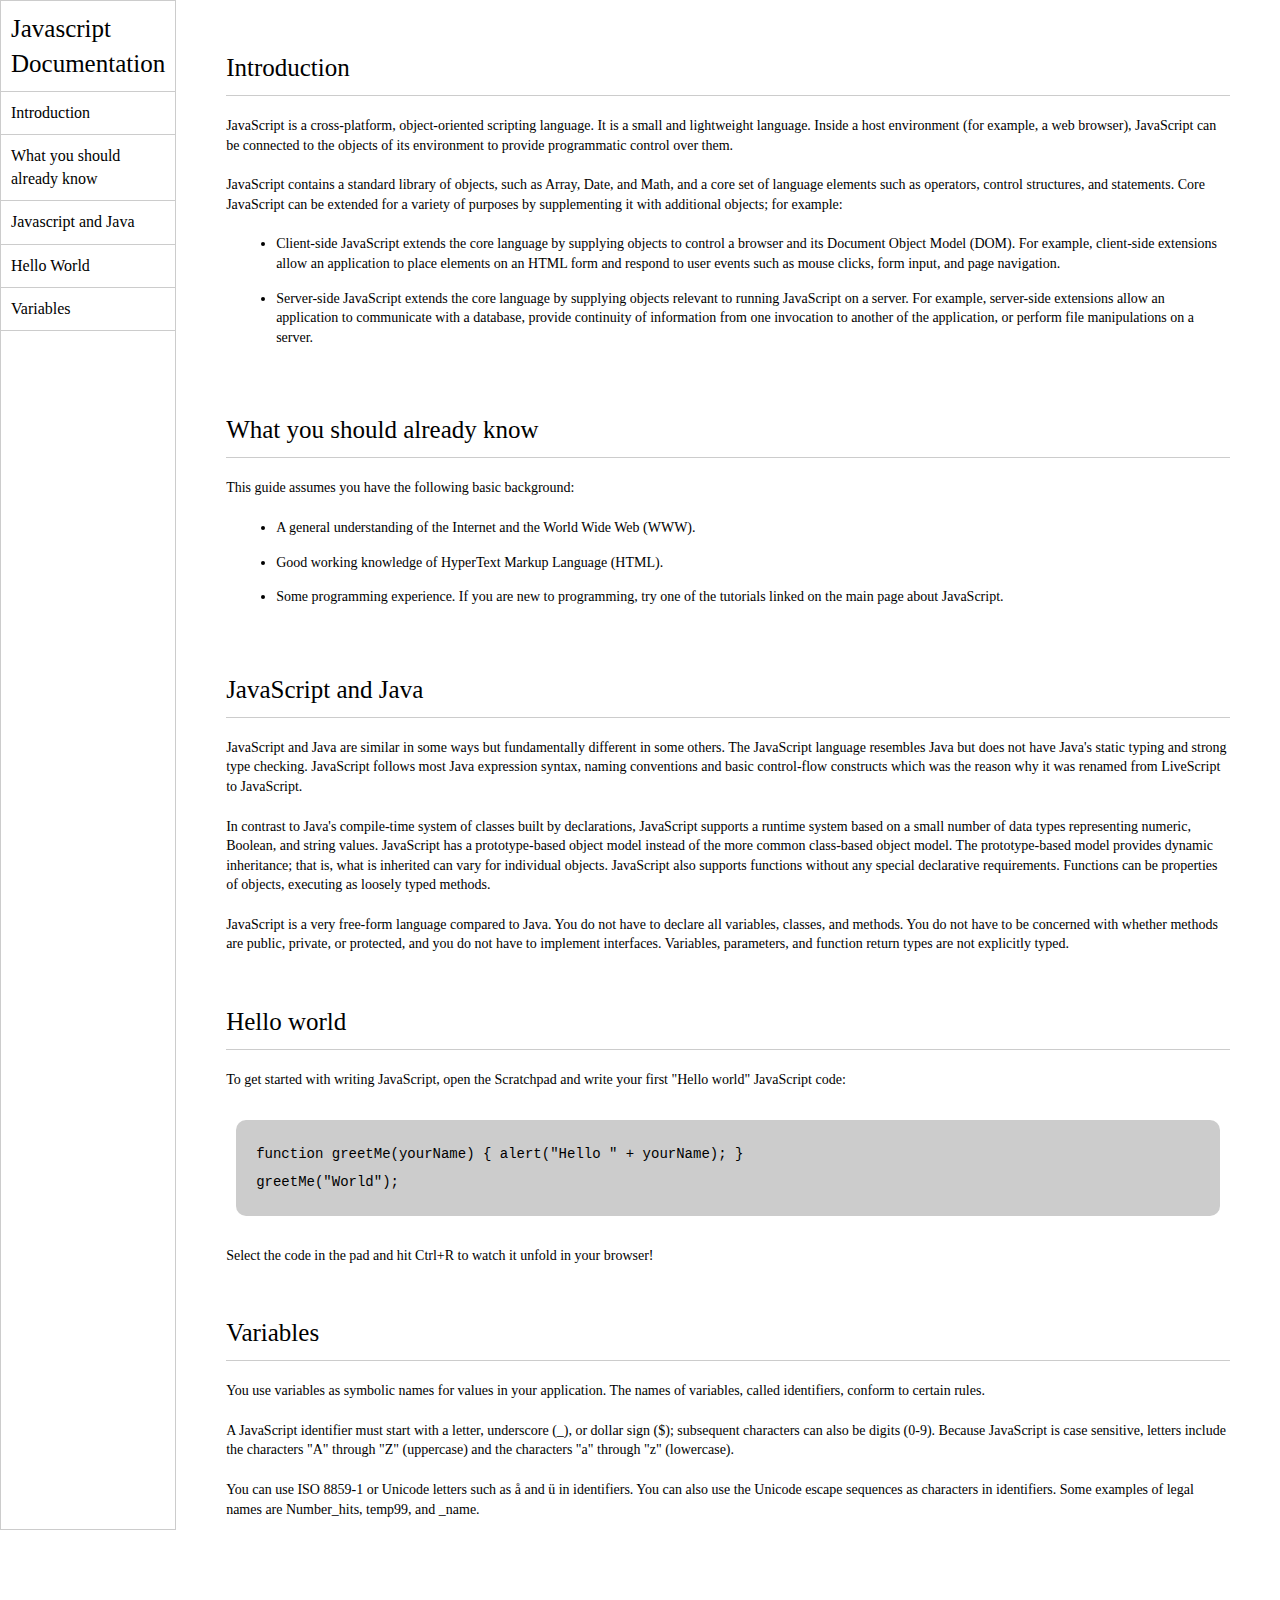
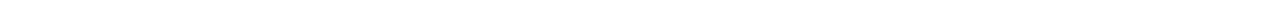
<file: project8/index.html>
<!DOCTYPE html>
<html lang="en">
<head>
    <meta charset="UTF-8">
    <meta http-equiv="X-UA-Compatible" content="IE=edge">
    <meta name="viewport" content="width=device-width, initial-scale=1.0">
    <title>Documentation</title>
    <link rel="stylesheet" href="style.css">
</head>
<body>
    <header>
        <nav>
            <h1>Javascript Documentation</h1>
            <ul>
                <a href="#Introduction">
                    <li>Introduction</li>
                </a>
                <a href="#What-you-should-already-know"><li>What you should already know</li></a>
                <a href="#Javascript_and _Java">
                    <li>Javascript and Java</li>
                </a>
                <a href="#Hello_world"><li>Hello World</li></a>
                <a href="#Variables"><li>Variables</li></a>
            </ul>
        </nav>
    </header>
    <main>
        <section id="Introduction">
            <h2>Introduction</h2>
            <article>
                <p>JavaScript is a cross-platform, object-oriented scripting language.
                    It is a small and lightweight language. Inside a host environment
                    (for example, a web browser), JavaScript can be connected to the
                    objects of its environment to provide programmatic control over
                    them.</p>
                    <p>
                        JavaScript contains a standard library of objects, such as Array,
            Date, and Math, and a core set of language elements such as
            operators, control structures, and statements. Core JavaScript can
            be extended for a variety of purposes by supplementing it with
            additional objects; for example:
                    </p>
                    <ul>
                        <li>
                            Client-side JavaScript extends the core language by supplying
              objects to control a browser and its Document Object Model (DOM).
              For example, client-side extensions allow an application to place
              elements on an HTML form and respond to user events such as mouse
              clicks, form input, and page navigation.
                        </li>
                        <li>
                            Server-side JavaScript extends the core language by supplying
                            objects relevant to running JavaScript on a server. For example,
                            server-side extensions allow an application to communicate with a
                            database, provide continuity of information from one invocation to
                            another of the application, or perform file manipulations on a
                            server.
                        </li>
                    </ul>
            </article>
        </section>
        <section id="What-you-should-already-know">
            <h2>What you should already know</h2>
            <article>
                <p>This guide assumes you have the following basic background:</p>
                <ul>
                    <li>
                      A general understanding of the Internet and the World Wide Web
                      (WWW).
                    </li>
                    <li>Good working knowledge of HyperText Markup Language (HTML).</li>
                    <li>
                      Some programming experience. If you are new to programming, try
                      one of the tutorials linked on the main page about JavaScript.
                    </li>
                  </ul>
            </article>
        </section>
        <section id="Javascript_and _Java">
            <h2>JavaScript and Java</h2>
            <article>
              <p>
                JavaScript and Java are similar in some ways but fundamentally
                different in some others. The JavaScript language resembles Java but
                does not have Java's static typing and strong type checking.
                JavaScript follows most Java expression syntax, naming conventions
                and basic control-flow constructs which was the reason why it was
                renamed from LiveScript to JavaScript.
              </p>
    
              <p>
                In contrast to Java's compile-time system of classes built by
                declarations, JavaScript supports a runtime system based on a small
                number of data types representing numeric, Boolean, and string
                values. JavaScript has a prototype-based object model instead of the
                more common class-based object model. The prototype-based model
                provides dynamic inheritance; that is, what is inherited can vary
                for individual objects. JavaScript also supports functions without
                any special declarative requirements. Functions can be properties of
                objects, executing as loosely typed methods.
              </p>
              <p>
                JavaScript is a very free-form language compared to Java. You do not
                have to declare all variables, classes, and methods. You do not have
                to be concerned with whether methods are public, private, or
                protected, and you do not have to implement interfaces. Variables,
                parameters, and function return types are not explicitly typed.
              </p>
            </article>
          </section>
          <section id="Hello_world">
            <h2>Hello world</h2>
            <article>
              To get started with writing JavaScript, open the Scratchpad and write
              your first "Hello world" JavaScript code:
              <code>function greetMe(yourName) { alert("Hello " + yourName); }
                greetMe("World");
              </code>
    
              Select the code in the pad and hit Ctrl+R to watch it unfold in your
              browser!
            </article>
          </section>
          <section id="Variables">
            <h2>Variables</h2>
            <article>
              <p>
                You use variables as symbolic names for values in your application.
                The names of variables, called identifiers, conform to certain
                rules.
              </p>
              <p>
                A JavaScript identifier must start with a letter, underscore (_), or
                dollar sign ($); subsequent characters can also be digits (0-9).
                Because JavaScript is case sensitive, letters include the characters
                "A" through "Z" (uppercase) and the characters "a" through "z"
                (lowercase).
              </p>
              <p>
                You can use ISO 8859-1 or Unicode letters such as å and ü in
                identifiers. You can also use the Unicode escape sequences as
                characters in identifiers. Some examples of legal names are
                Number_hits, temp99, and _name.
              </p>
            </article>
          </section>
    </main>
</body>
</html>
</file>
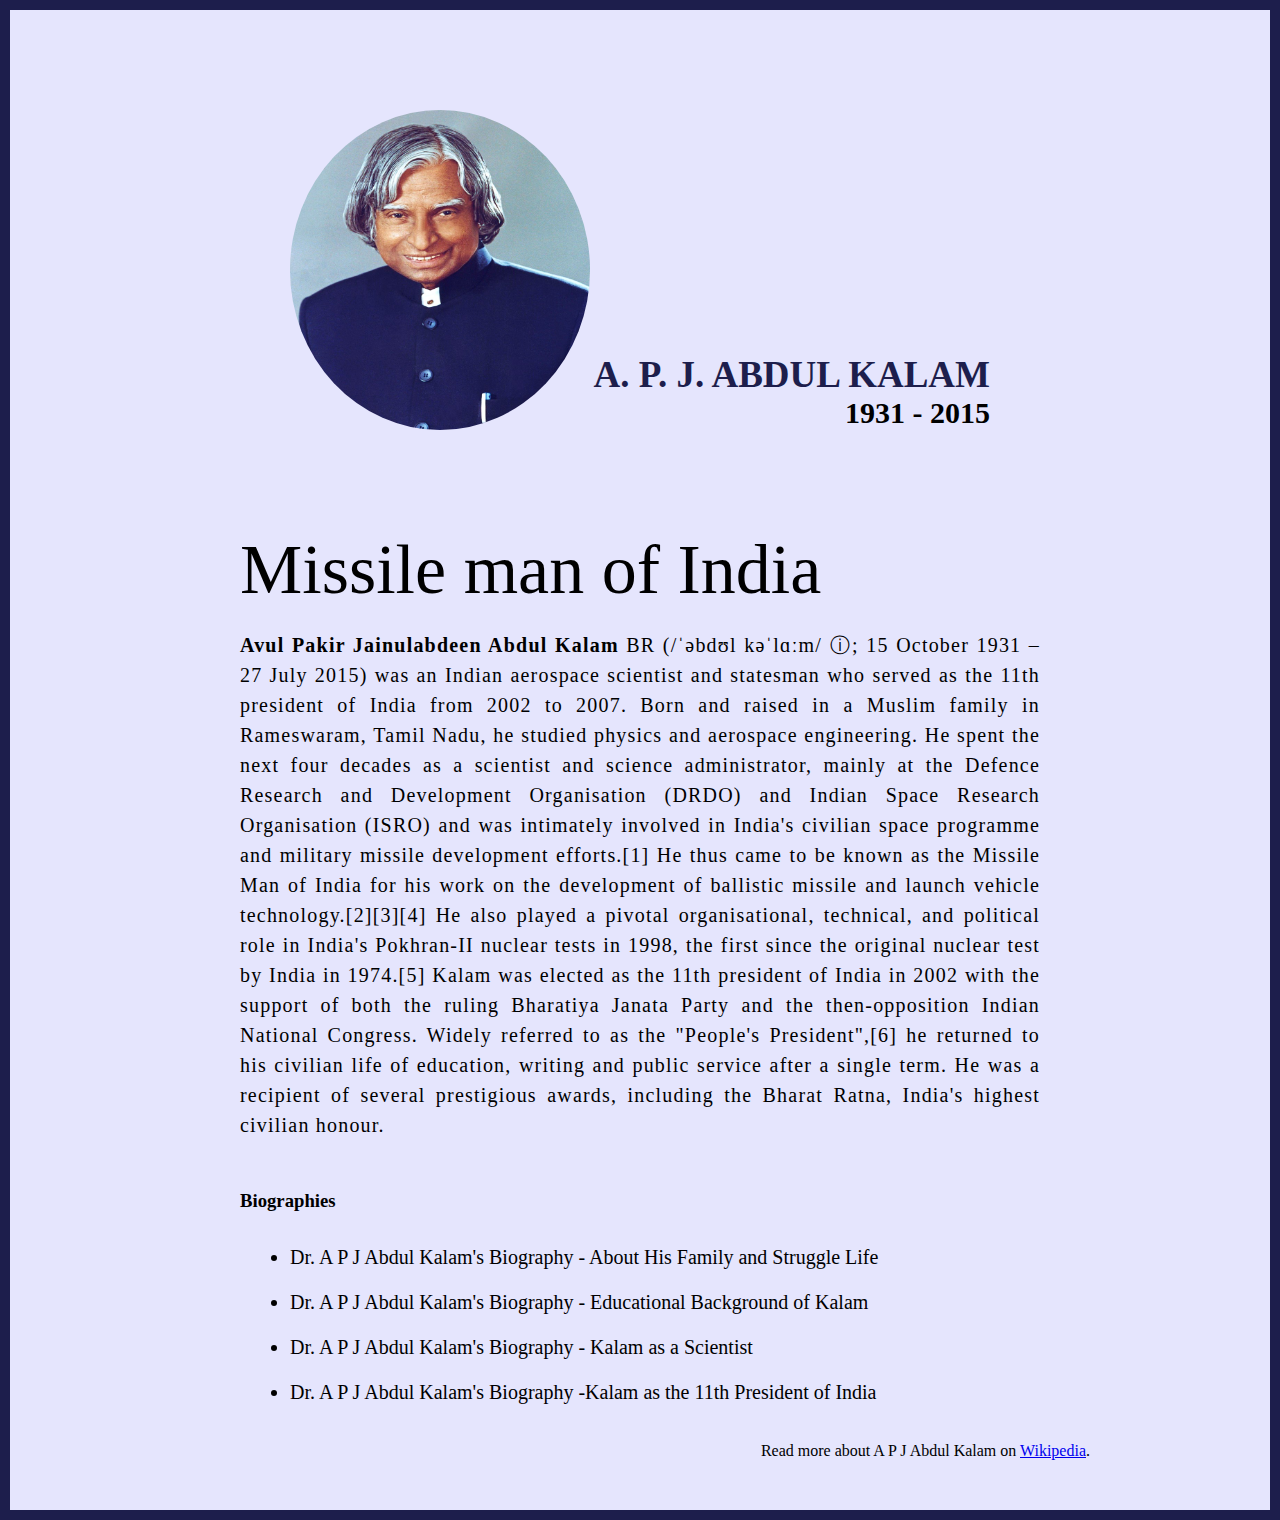
<file: project1/1.html>
<!DOCTYPE html>
<html lang="en">
<head>
    <meta charset="UTF-8">
    <meta http-equiv="X-UA-Compatible" content="IE=edge">
    <meta name="viewport" content="width=device-width, initial-scale=1.0">
    <title>The Tribute Website | A P J Abdul Kalam</title>
    <head><link rel="stylesheet" href="style.css"></head>
</head>
<body>
    <div class="container">
        <div class="content">
      <section class="top_section">

        <div class="image_container">
            <img src="apj abdul kalam.jpg" alt="Abdul">
        </div>
<div>
    <h1>
        A. P. J. Abdul Kalam
    </h1>
    <h4>1931 - 2015</h4>
</div>

      </section>
      <section class="about_section">
        <h2>Missile man of India</h2>
        <p><b>Avul Pakir Jainulabdeen Abdul Kalam</b> BR (/ˈəbdʊl kəˈlɑːm/ ⓘ; 15 October 1931 – 27 July 2015) was an Indian aerospace scientist and statesman who served as the 11th president of India from 2002 to 2007. Born and raised in a Muslim family in Rameswaram, Tamil Nadu, he studied physics and aerospace engineering. He spent the next four decades as a scientist and science administrator, mainly at the Defence Research and Development Organisation (DRDO) and Indian Space Research Organisation (ISRO) and was intimately involved in India's civilian space programme and military missile development efforts.[1] He thus came to be known as the Missile Man of India for his work on the development of ballistic missile and launch vehicle technology.[2][3][4] He also played a pivotal organisational, technical, and political role in India's Pokhran-II nuclear tests in 1998, the first since the original nuclear test by India in 1974.[5]

            Kalam was elected as the 11th president of India in 2002 with the support of both the ruling Bharatiya Janata Party and the then-opposition Indian National Congress. Widely referred to as the "People's President",[6] he returned to his civilian life of education, writing and public service after a single term. He was a recipient of several prestigious awards, including the Bharat Ratna, India's highest civilian honour.</p>
      </section>
      <section class="Biography"><h3>Biographies</h3>
    <ul>
        <li>Dr. A P J Abdul Kalam's Biography - About His Family and Struggle Life</li>
        <li>Dr. A P J Abdul Kalam's Biography - Educational Background of Kalam        </li>
        <li>Dr. A P J Abdul Kalam's Biography - Kalam as a Scientist        </li>
        <li>Dr. A P J Abdul Kalam's Biography -Kalam as the 11th President of India</li>


    </ul>
    </section>
    <footer><p>Read more about A P J Abdul Kalam on <a href="https://en.wikipedia.org/wiki/A._P._J._Abdul_Kalam">Wikipedia</a>.</p></footer>
</div>
</div>
</body>
</html>
</file>
<file: project2/style.css>
*{
    margin: 0;
    padding: 0;
    box-sizing: border-box;
}
body{
    background-color: #ccc;
}
.container{
    max-width: 900px;
    margin: 0 auto;
}
.apply_box{
    max-width: 600px;
    padding: 20px;
    background-color: white;
    /* text-align: center; */
    margin: 0 auto;
    margin-top: 50px;
    box-shadow: 4px 3px 5px;
    border-radius: 15px;
}
.small{
    font-size: 15px;
}
.form_container{
    margin-top: 20px;
    display: grid;
    grid-template-columns: repeat(auto-fit,minmax(200px,1fr));
    gap: 20px;
}
.formControl{
    display: flex;
    flex-direction: column;
}
label{
    font-size: 15px;
    margin-bottom: 15px;
}
input , select ,textarea {
    padding: 6px 10px;
    border: 1px solid gray;
    border-radius: 5px;
    font-size: 15px;
}
input:focus{
    outline-color: black;
}
.button_container{
    display: flex;
    justify-content: flex-end;
    margin-top: 20px;
    margin-bottom: 20px;
}
button{
    padding: 10px 5px;
    background-color: gray;
    border-radius: 5px;
    color: white;
    transition: 0.3s ease-in;
}
button:hover{
    background-color: #ccc;
    transition: 0.5s ease-out;
    cursor: pointer;
}
.textareaControl{
    grid-column: 1/ span 2;
}
.textareaControl textarea{
    width: 100%;
}
@media(max-width:460px){
    .textareaControl{
        grid-column: 1/ span 1;
    }
};
</file>
<file: project4/style.css>
*{
    margin: 0;
    padding: 0;
    box-sizing: border-box;
}
html,body{
    line-height: 1.4;
    font-weight: 300;
    font-family: 'Franklin Gothic Medium', 'Arial Narrow', Arial, sans-serif;

}
.hero_section{
    background-image: url(images/developer.png);
    min-height: 100vh;
    background-position: center;
    background-size: cover;
    background-repeat: no-repeat;
}
.text_container{
    color: white;
    max-width: 900px;
    margin: 0 auto;
    padding-top: 50px;
    padding-left: 16px;
}
/* .text_container h2{ 
    font-size: 40px;
} */
.text_container h1{
    font-size: 72px;
}
.lgtext{
    font-size: 65px;
}
.blackbox{
    background-color: black;
    color: white;
    text-align: center;
    font-size: 50px;
    padding: 20px auto;
    font-weight: 400;
}
.Big{
    font-size: 150px;
    font-weight: 400;
}
.work{
    display: grid;
   margin: 20px 0;
    gap: 20px;
    grid-template-columns: repeat(auto-fit,minmax(320px,1fr));
    max-width: 1100px;
    margin: 50px auto;
   
}
.card{
    max-width: 320px;
    height: 400px;
    border-radius: 10px;
    box-shadow: 3px 5px 5px rgba(1,1,1,0.2);
    transition: 0.5s ease-in-out;
}
.grid1{
    display: flex;
    justify-content: center;
    align-items: center;
}
.card_content{
    padding: 20px;
}
.card_content h3{
    margin-bottom: 20px;
}
.card_content p{
    text-align: justify;
}
.card:hover{
    transform: scale(1.05);
    transition: 0.5s ease-in-out;
}
.bottum_section{
    display: flex;   
}
.cantact{
    background-color: #515603;
    text-align: justify;
}
.about{
    background-color: #722300;
    
} 
.about, .cantact{
    min-height: 200px;
    padding: 32px;
    color: white;
    letter-spacing: 0.5px;
    font-family: 'Franklin Gothic Medium', 'Arial Narrow', Arial, sans-serif;
}
.cantact h2{
    font-size: 50px;
    margin-bottom: 20px;
}
.about h2{
    font-size: 50px;
    margin-bottom: 20px;
}
.cantact h4{
    margin-top: 10px;
}
footer{
    font-size: 50px;
    background-color: black;
    color: white;
    text-align: center;
    padding: 20px; 
}
@media(max-width:786px){
    .hero_section{
        min-height: 50vh;
    }
    .text_container{
        padding: 10px;
        text-align: center;
    }
    .lgtext{
        font-size: 32px;
    }
    .blackbox h2{
        font-size: 24px;
    }
    .blackbox h2 span{
        font-weight: 400;
        font-size: 32px;
    }
    .bottum_section{
        flex-direction: column;   
    }
    h1{
        font-size: 32px;
    }
    .about .cantact{
        font-size: 32px;
    }
}
</file>
<file: project5/style.css>
*{
    margin: 0;
    padding: 0;
    box-sizing: border-box;
}
html , body{
    line-height: 1.4;
    font-weight: 300;
}
.hero{
    display: flex;
    gap: 100px;
    align-items: center;
}

.nav{
    display: flex;
    align-items: center;
    justify-content: space-between;
    box-shadow: 5px 5px 5px rgba(1,1,1,0.05);
    padding: 10px;
    position: sticky;
}
button{
    color: white;
    background-color: #ffc066;
    font-size: 30px;    
}
.hero_content{
   display: flex;
   flex-direction: column;
}
.tag{
    background-color: green;
    padding: 5px 10px;
    color: white;
    align-self: flex-start;
}
.explore{
    align-self: flex-start;
}
.hero_content h1{
    font-size: 112px;
    line-height: 1.2;
    font-weight: 200;
}
button{
    padding: 10px 15px;
    border-radius: 5px;
    transition: 0.5s ease-in-out;
    box-shadow: 5px 5px 5px rgba(1,1,1,0.05);
}
button:hover{
    opacity: 0.8;
    transition: 0.5s ease-in-out;
}

.information{
  display: flex;
  margin: 40px 80px;

}
.info{
    display: flex;
    gap: 15px;
    padding: 20px;
    transition: 0.5s ease-in-out;
}
.icon_info p{
    display: flex;
    font-size: large;
}
.info:hover{
    transition: 0.5s ease-in-out;
    box-shadow: 6px 6px 6px rgba(1,1,1,0.05);

}
.divider{
    border: 1px solid #ccc;
    margin: 20px;

}
.tag1{
    background-color: green;
    padding: 5px 10px;
    color: white;
    align-self: flex-start;

}
.our_menu{
    display: flex;
    flex-direction: column;
    gap: 50px;
    margin:50px 0;
    align-items: center;
}
.our_menu .tag1{
    align-self: center;
    font-size: 22px;
    border-radius: 5px;
}
.grid{
    display: grid;
    gap: 10px;
    grid-template-areas:
     "I1 I1 I2 I3"
     "I1 I1 I2 I7"
     "I4 I5 I6 I7";
}
.item1{
    grid-area: I1;
}
.item2{
    grid-area: I2;
}
.item3{
    grid-area: I3;
}
.item4{
    grid-area: I4;
}
.item5{
    grid-area: I5;
}
.item6{
    grid-area: I6;
}
.item7{
    grid-area: I7;

}
.grid_img{
    border-radius: 8px;
    transition: 0.5s ease-in-out;
    width: 100%;
    height: 100%;
}
.grid_img:hover{
    transform: scale(1.05);
    transition: 0.5s ease-in-out;
}
.footer_container{
    padding: 30px;
    display: flex;
    justify-content: space-between;
}
.link_lists h3{
    font-size: 20px;
    margin-bottom: 10px;
    color: #ccc;
}
.Newsletter{
    color: #ccc;
    margin-bottom: 10px;
    font-size: 20px;
}
.link_lists ul{
    list-style: none;
}
.link_lists ul li{
    font-size: 16px;
    margin-bottom: 5px;
}
.Newsletter input{
    margin-bottom: 10px;
    padding: 5px 40px;
}



@media(max-width:786px){
    .hero{
        flex-direction: column;
    }
    .hero_image{
        width: 90;
    }
    .hero_content{
        gap: 10px;
        padding: 10px;
    }
    .hero_content h1{
        font-size: 32px;

    }
    .hero_image{
        display: flex;
        justify-content: center;
    }
    .information{
        flex-direction: column;
        margin: 10px;
    }
    .grid{
        padding: 10px;
    }
    .footer_container{
        flex-direction: column;
    }
}
.information img{
    width: 72px;
}
</file>
<file: project6/style.css>
*{
    margin: 0;
    padding: 0;
    box-sizing: border-box;
}
html,body{
    max-height: 100%;
    line-height: 1.4;
    scroll-behavior: smooth;
}
section{
    scroll-margin: 50px;
}
:root{
    --purple500: #281154;
    --purple300: #270082;
    --purple600: #1b0058;
    --red600: #dc0000;
    --body: #f9f6ff;
    --max-width: 1200px;
}
.container{
    max-width: 1200px;
    margin: 0 auto;
    font-size: 18px;
}
ul li{
    list-style: none;
}
a{
    text-decoration: none;
    color: white;
}
header{
    background-color: var(--purple500);
    position: sticky;
    top: 0;  
    z-index: 100;
    box-shadow: 5px 5px 5px rgba(0,0,0,0.5); 
}
.logo{
    color: #f9f6ff;
    font-size: 32px;
    font-weight: 600;
}
nav{
    display: flex;
    justify-content: space-between;
    color: white;
    padding: 10px;
    align-items: center;
    
}
nav ul{
    display: flex;
    gap: 20px;
}
nav ul li{
    border-bottom: 2px solid transparent;
    transition: 0.2s ease-in;
}
nav ul li:hover{
    border-bottom: 2px solid white;
    transition: o.2s ease-out;
}
.Hero_section{
    background-image: url(images/hero_image.png);
    display: grid;
    height: 100vh;
    color: white;
    text-align: center;
    place-items: center;
}
.Hero_section .container{
    display: flex;
    flex-direction: column;
    gap: 30px;
}
.Hero_section h1{
    font-size: 96px;
}
.Hero_section h3{
    font-size: 32px;
}
.music_section{
    padding-top: 50px;
    background-color: var(--purple500);
    color: white;
    height: 95vh;
    display: flex;
    flex-direction: column;
    text-align: center;
    place-items: center;
    gap: 20px;
}
.music_section h2{
    margin: 30px;
}
.music_section h4{
    margin-left: 40px;
    margin-right: 40px;
    margin-bottom: 40px;
}
.music_section .primary_but{
    margin-bottom: 40px;
}
.music_section p{
    margin-bottom: 30px;
}
.ipad{
    margin-top: -80px;
   position: relative;
   top: 80px; 
}
button{
    padding: 10px 15px;
    border: none;
    transition: 0.2s ease-in-out;
}
button:hover{
    box-shadow: 2px 2px 2px rgba(0,0,0,0.5);
    transition: 0.2s ease-in-out;
    opacity: 0.9;
}
.primary_but{
    background-color: #dc0000;
    color: white;
}
.secondary_but{
    background-color: var(--purple300);
    color: white;
}
.about_music{
    padding-top: 500px;
    display: grid;
    place-items: center;
    gap: 50px;
}
.about_music h3{
    font-size: 30px;
}
.about_music p{
    margin: 0 50px;
    font-size: 20px;
    text-align: center;
}
.about_music .secondary_but{
    font-size: 20px;
}
.video_section{
    background-image: url(images/video.png);
    min-height: 800px;
    display: grid;
    place-items: center;
    color: white;
    text-align: center;
}
.video_section .container{
    display: flex;
    flex-direction: column;
    gap: 30px;
    margin-top: -200px;
}
.Hero_section , .video_section{
    position: relative;
    background-position: center;
    background-size: cover;
    background-repeat: no-repeat;
}
.gift_card{
    display: flex;
    justify-content: center;
    margin: 100px 0;
    gap: 50px;
}
hr{
    margin: 10px;
}
.gift_content h3{
    margin-bottom: 15px;
}
.gift_content p{
    margin-bottom: 15px;
}
.upper{
    background-color: var(--purple600);
    color: white;
    padding: 20px;
}
.upper .container{
    display: flex;
    color: white;
    justify-content: space-between;
}
.footer-lower{
    background-color: #270082;
    color: white;
    padding: 20px;
    text-align: center;
    font-size: 24px;
}
.footer-links h4{
    padding-bottom: 10px;
    font-size: 20px;
    margin-bottom: 8px;
}
.gift_card{
    scroll-margin: 300px;
}
</file>
<file: project7/style.css>
@import url("https://fonts.googleapis.com/css2?family=Roboto:ital,wght@0,100;0,300;0,500;0,700;0,900;1,100;1,300;1,400;1,500;1,700;1,900&display=swap");

* {
  margin: 0;
  padding: 0;
  box-sizing: border-box;
}

html,
body {
  font-family: "Roboto", sans-serif;
  font-weight: 300;
  line-height: 1.4;
}

nav {
  display: flex;
  justify-content: space-between;
  align-items: center;
  padding: 10px;
}
.logo img {
  width: 150px;
  height: auto;
}

.center-nav {
  display: flex;
}
.search {
  display: flex;
}
.search input {
  min-width: 600px;
  padding: 10px 20px;
  border: 0.5px solid #ccc;
}
.search button {
  border: none;
  padding: 10px 20px;
}

.mic {
  padding: 15px;
  border-radius: 50%;
  background: rgb(240, 239, 239);
  display: grid;
  place-items: center;
  margin-left: 15px;
}
.mic img {
  width: 30px;
}

.side-nav {
  display: flex;
  align-items: center;
  justify-content: center;
  gap: 20px;
  margin-right: 50px;
}

.tags {
  display: flex;
  padding: 10px 20px;
  gap: 15px;
  border-top: 1px solid #ccc;
}
.tag {
  padding: 5px 15px;
  border-radius: 20px;
  border: 1px solid rgb(22, 22, 22);
}
.dark {
  background: #000;
  color: white;
}
.light {
  background: rgb(238, 238, 238);
  color: rgb(67, 67, 67);
}

.container {
  display: flex;
}

aside {
  padding: 10px;
  display: flex;
  flex-direction: column;
  align-items: center;
  gap: 30px;
}

.side-icons {
  display: flex;
  flex-direction: column;
  align-items: center;
  justify-content: center;
}
.side-icons img {
  width: 30px;
}

.side-icons p {
  font-size: 10px;
  margin-top: -5px;
}
.bars {
  margin-top: 20px;
}
.main-container {
  width: 100%;
}
main {
  min-height: 100vh;
  background: rgb(240, 238, 238);
}

.card-container {
  display: grid;
  grid-template-columns: repeat(auto-fit, minmax(320px, 1fr));
}
.card {
  padding: 10px;
  max-width: 320px;
  display: flex;
  flex-direction: column;
}
.avatar-content {
  padding-top: 10px;
  display: flex;
  gap: 5px;
}
.card h3 {
  font-size: 20px;
}

.content {
  display: flex;
  flex-direction: column;
  gap: 5px;
}
.channel-name {
  font-size: 16px;
  font-weight: bold;
}
.content-status {
  display: flex;
  font-size: 14px;
  gap: 10px;
}
</file>
<file: project8/style.css>
*{
    margin: 0;
    padding: 0;
    box-sizing: border-box;
}
html,body{
    line-height: 1.4;
    font-weight: 300;
    scroll-behavior: smooth;
}
a{
    text-decoration: none;
}
body{
    display: flex;
}
header{
    border: 1px solid #ccc;
    height: 170vh;
}
nav h1{
    font-size: 25px;
    font-weight: 500;
    padding: 10px;
    border-bottom: 1px solid #ccc;
}
nav ul{
    list-style: none;
}
nav ul li{
    font-size: ;
    border-bottom: 1px solid #ccc;
    padding: 10px;
    color: black;
}
nav ul li:hover{
    background-color: #ccc;
    transition: 0.3s ease-in-out;
}
/*main section*/
main{
    padding: 50px;
    max-width: 1200px;
}
section{
    margin-bottom: 50px;
}
section article{
    font-size: 14px;
    display: flex;
    flex-direction: column;
    gap: 20px;
}
section article ul li{
    margin-bottom: 15px;
    margin-left: 50px;
}
section h2{
    padding-bottom: 10px;
    font-size: 25px;
    font-weight: 400;
    border-bottom: 1px solid #ccc;
    margin-bottom: 20px;
}
code{
    text-align: left;
    white-space: pre-line;
    line-height: 2;
    background-color: #ccc;
    padding: 20px;
    border-radius: 10px;
    margin: 10px;
}
@media(max-width: 768px){
    body{
        flex-direction: column;
    }
    header{
        height: 300px;
        overflow: hidden;
        overflow-y: scroll;
    }
}
</file>
<file: project1/style.css>
*{
    margin: 0;
    padding: 0;
    box-sizing: border-box;
}



.container{
    background-color: #e5e5fd;
    min-height: 100vh;
    border: 10px solid #1d1e4c;
}
.content{
    max-width: 900px;
    margin: 0 auto;   
}
.top_section{
    margin: 100px;
    display: flex;
    justify-content: space-between;
    align-items: flex-end;
}
.top_section h1{
    font-size: 37px;
    font-weight: bold;
    color: #1d1e4c;
    text-transform: uppercase

}
.top_section h4{
   text-align: end;
   font-size: 30px; 
}
.image_container,img{
    height: 320px;
    width: 300px;
    border-radius: 50%;
}
.about_section{
    margin: 50px;
}
.about_section h2{
    font-size: 70px;
    font-weight: 400;
    margin-bottom: 20px;
}
.about_section p{
    font-size: 20px;
    line-height: 30px;
    letter-spacing: 1.2px;
    text-align: justify;
}
.Biography ul {
    font-size: 20px;
    line-height: 30px;
    margin-left: 50px;
    margin-bottom: 35px;
    
}
.Biography{
    margin-top: 50px;
    margin-left: 50px;
}
.Biography h3{
    margin-bottom: 30px;
}
.Biography ul li{
    margin-bottom: 15px;
}
footer{
    margin-top: 20px;
    margin-bottom: 50px;
    
}
footer p{
    text-align: end;
}
</file>
